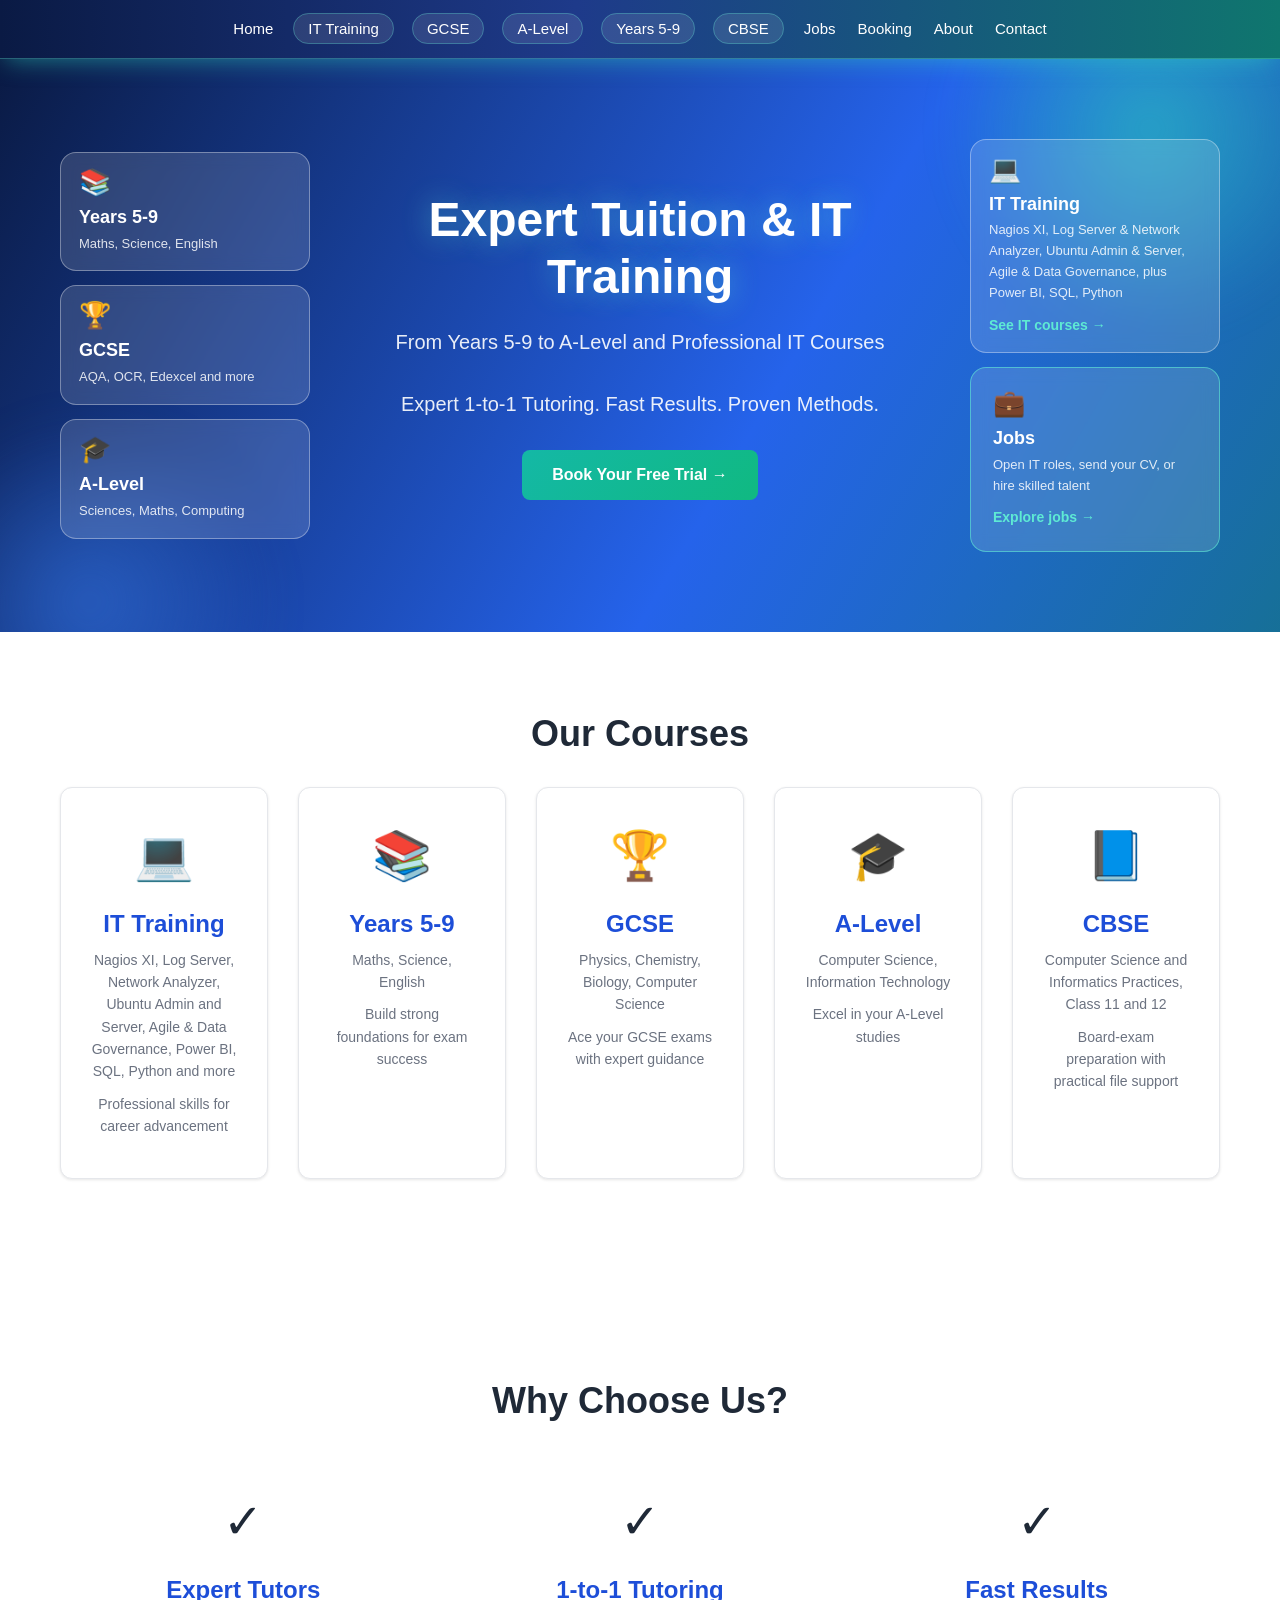
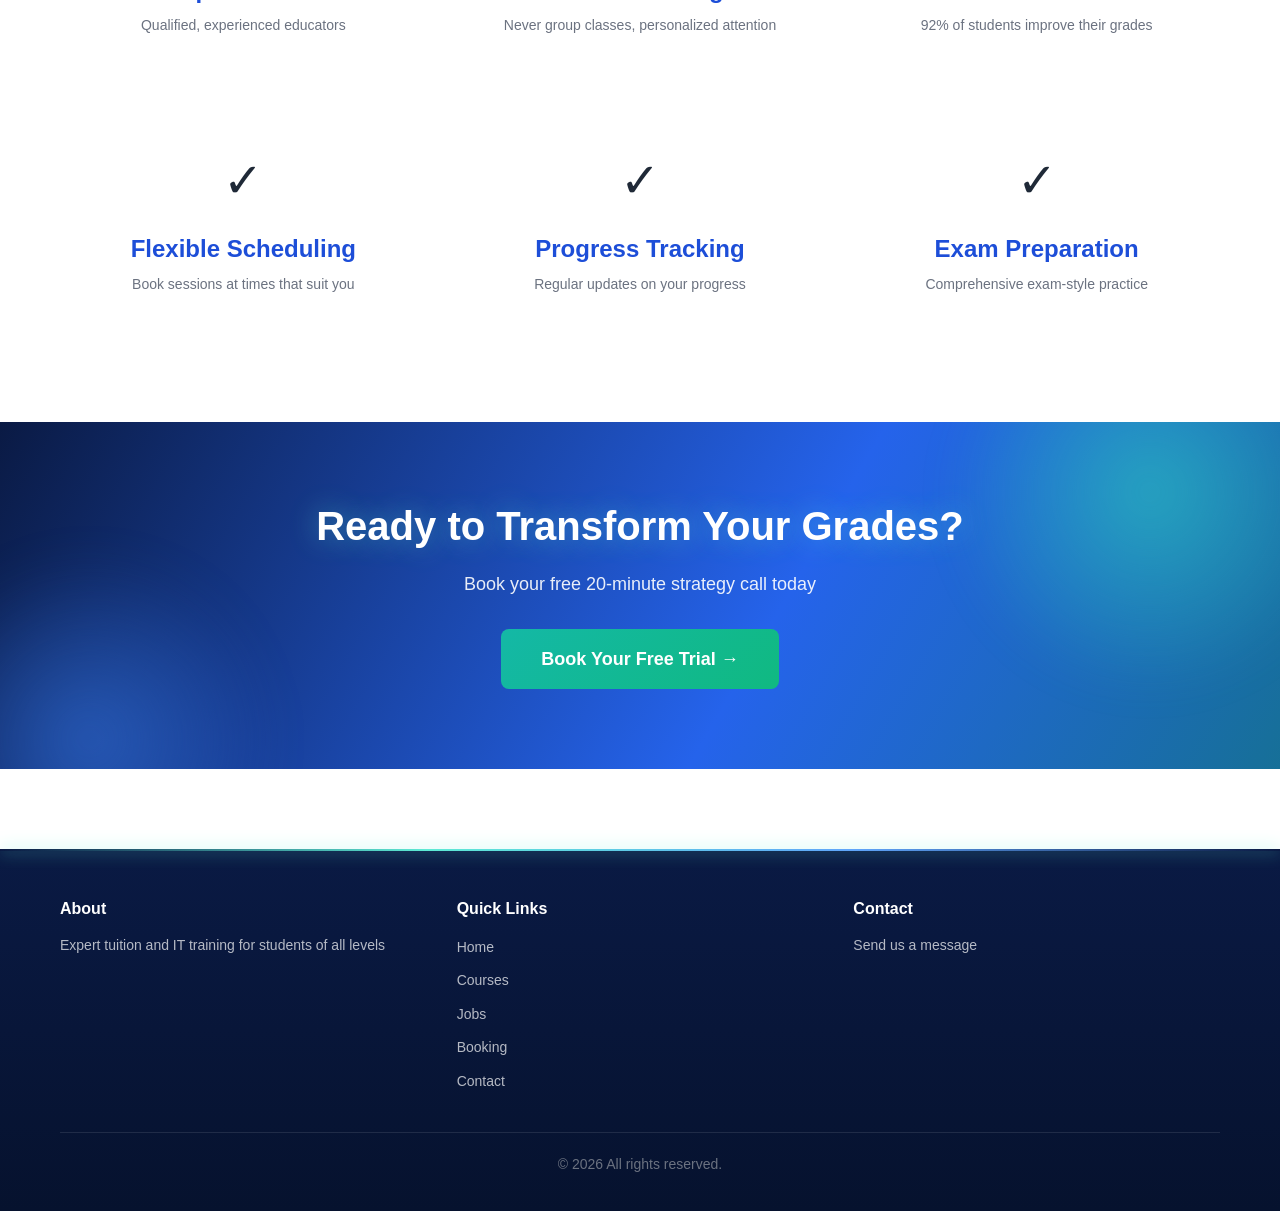
<file: index.html>
<!DOCTYPE html>
<html lang="en">
<head>
    <meta charset="UTF-8">
    <meta name="viewport" content="width=device-width, initial-scale=1.0">
    <title>Expert Tuition & IT Training</title>
    <link rel="stylesheet" href="css/styles.css">
</head>
<body>
    <!-- Navigation -->
    <nav class="navbar">
        <div class="container">
            <ul class="nav-links">
                <li><a href="index.html">Home</a></li>
                <li class="nav-tab"><a href="training.html#it">IT Training</a></li>
                <li class="nav-tab"><a href="training.html#gcse">GCSE</a></li>
                <li class="nav-tab"><a href="training.html#alevel">A-Level</a></li>
                <li class="nav-tab"><a href="training.html#y59">Years 5-9</a></li>
                <li class="nav-tab"><a href="training.html#cbse">CBSE</a></li>
                <li><a href="jobs.html">Jobs</a></li>
                <li><a href="booking.html">Booking</a></li>
                <li><a href="about.html">About</a></li>
                <li><a href="contact.html">Contact</a></li>
            </ul>
        </div>
    </nav>

    <!-- Hero Section -->
    <section class="hero hero-split">
        <div class="container hero-grid">
            <div class="hero-side hero-left" aria-label="Tuition levels">
                <a class="glass-card" href="training.html#y59">
                    <span class="glass-icon">📚</span>
                    <strong>Years 5-9</strong>
                    <small>Maths, Science, English</small>
                </a>
                <a class="glass-card" href="training.html#gcse">
                    <span class="glass-icon">🏆</span>
                    <strong>GCSE</strong>
                    <small>AQA, OCR, Edexcel and more</small>
                </a>
                <a class="glass-card" href="training.html#alevel">
                    <span class="glass-icon">🎓</span>
                    <strong>A-Level</strong>
                    <small>Sciences, Maths, Computing</small>
                </a>
            </div>

            <div class="hero-center">
                <h1>Expert Tuition & IT Training</h1>
                <p>From Years 5-9 to A-Level and Professional IT Courses</p>
                <p class="hero-subtitle">Expert 1-to-1 Tutoring. Fast Results. Proven Methods.</p>
                <a href="booking.html" class="btn btn-primary">Book Your Free Trial →</a>
            </div>

            <div class="hero-side hero-right">
                <a class="glass-card" href="training.html#it">
                    <span class="glass-icon">💻</span>
                    <strong>IT Training</strong>
                    <small>Nagios XI, Log Server &amp; Network Analyzer, Ubuntu Admin &amp; Server, Agile &amp; Data Governance, plus Power BI, SQL, Python</small>
                    <em>See IT courses &rarr;</em>
                </a>
                <a class="glass-card glass-jobs" href="jobs.html">
                    <span class="glass-icon">💼</span>
                    <strong>Jobs</strong>
                    <small>Open IT roles, send your CV, or hire skilled talent</small>
                    <em>Explore jobs &rarr;</em>
                </a>
            </div>
        </div>
    </section>

    <!-- Courses Overview -->
    <section class="courses">
        <div class="container">
            <h2>Our Courses</h2>
            <div class="courses-grid">
                <a class="course-card" href="training.html#it">
                    <div class="course-icon">💻</div>
                    <h3>IT Training</h3>
                    <p>Nagios XI, Log Server, Network Analyzer, Ubuntu Admin and Server, Agile &amp; Data Governance, Power BI, SQL, Python and more</p>
                    <p class="course-desc">Professional skills for career advancement</p>
                </a>
                <a class="course-card" href="training.html#y59">
                    <div class="course-icon">📚</div>
                    <h3>Years 5-9</h3>
                    <p>Maths, Science, English</p>
                    <p class="course-desc">Build strong foundations for exam success</p>
                </a>
                <a class="course-card" href="training.html#gcse">
                    <div class="course-icon">🏆</div>
                    <h3>GCSE</h3>
                    <p>Physics, Chemistry, Biology, Computer Science</p>
                    <p class="course-desc">Ace your GCSE exams with expert guidance</p>
                </a>
                <a class="course-card" href="training.html#alevel">
                    <div class="course-icon">🎓</div>
                    <h3>A-Level</h3>
                    <p>Computer Science, Information Technology</p>
                    <p class="course-desc">Excel in your A-Level studies</p>
                </a>
                <a class="course-card" href="training.html#cbse">
                    <div class="course-icon">📘</div>
                    <h3>CBSE</h3>
                    <p>Computer Science and Informatics Practices, Class 11 and 12</p>
                    <p class="course-desc">Board-exam preparation with practical file support</p>
                </a>
            </div>
        </div>
    </section>

    <!-- Why Choose Us -->
    <section class="why-us">
        <div class="container">
            <h2>Why Choose Us?</h2>
            <div class="features-grid">
                <div class="feature">
                    <div class="feature-icon">✓</div>
                    <h3>Expert Tutors</h3>
                    <p>Qualified, experienced educators</p>
                </div>
                <div class="feature">
                    <div class="feature-icon">✓</div>
                    <h3>1-to-1 Tutoring</h3>
                    <p>Never group classes, personalized attention</p>
                </div>
                <div class="feature">
                    <div class="feature-icon">✓</div>
                    <h3>Fast Results</h3>
                    <p>92% of students improve their grades</p>
                </div>
                <div class="feature">
                    <div class="feature-icon">✓</div>
                    <h3>Flexible Scheduling</h3>
                    <p>Book sessions at times that suit you</p>
                </div>
                <div class="feature">
                    <div class="feature-icon">✓</div>
                    <h3>Progress Tracking</h3>
                    <p>Regular updates on your progress</p>
                </div>
                <div class="feature">
                    <div class="feature-icon">✓</div>
                    <h3>Exam Preparation</h3>
                    <p>Comprehensive exam-style practice</p>
                </div>
            </div>
        </div>
    </section>

    <!-- CTA Section -->
    <section class="cta">
        <div class="container">
            <h2>Ready to Transform Your Grades?</h2>
            <p>Book your free 20-minute strategy call today</p>
            <a href="booking.html" class="btn btn-primary btn-large">Book Your Free Trial →</a>
        </div>
    </section>

    <!-- Footer -->
    <footer class="footer">
        <div class="container">
            <div class="footer-content">
                <div class="footer-section">
                    <h4>About</h4>
                    <p>Expert tuition and IT training for students of all levels</p>
                </div>
                <div class="footer-section">
                    <h4>Quick Links</h4>
                    <ul>
                        <li><a href="index.html">Home</a></li>
                        <li><a href="training.html">Courses</a></li>
                        <li><a href="jobs.html">Jobs</a></li>
                <li><a href="booking.html">Booking</a></li>
                        <li><a href="contact.html">Contact</a></li>
                    </ul>
                </div>
                <div class="footer-section">
                    <h4>Contact</h4>
                    <p><a href="contact.html">Send us a message</a></p>
                </div>
            </div>
            <div class="footer-bottom">
                <p>&copy; 2026 All rights reserved.</p>
            </div>
        </div>
    </footer>

    <script src="js/main.js"></script>
</body>
</html>
</file>
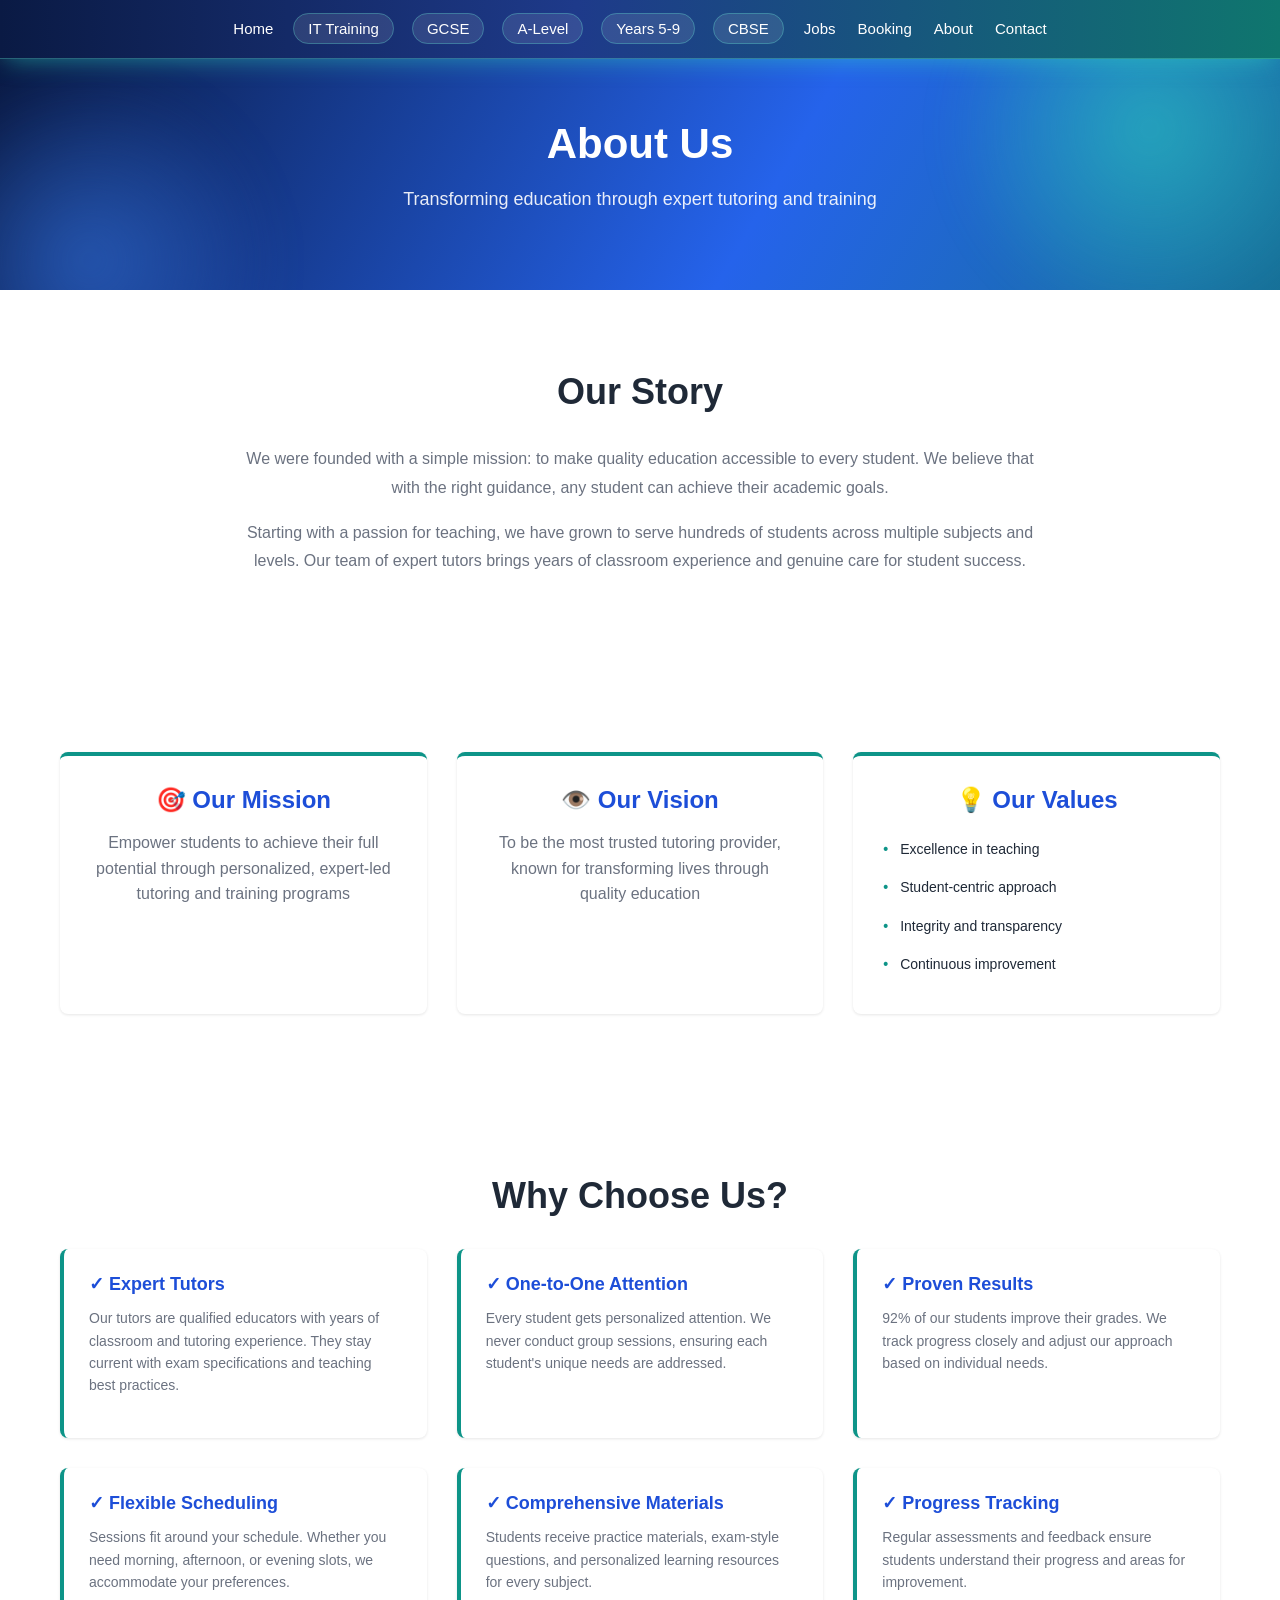
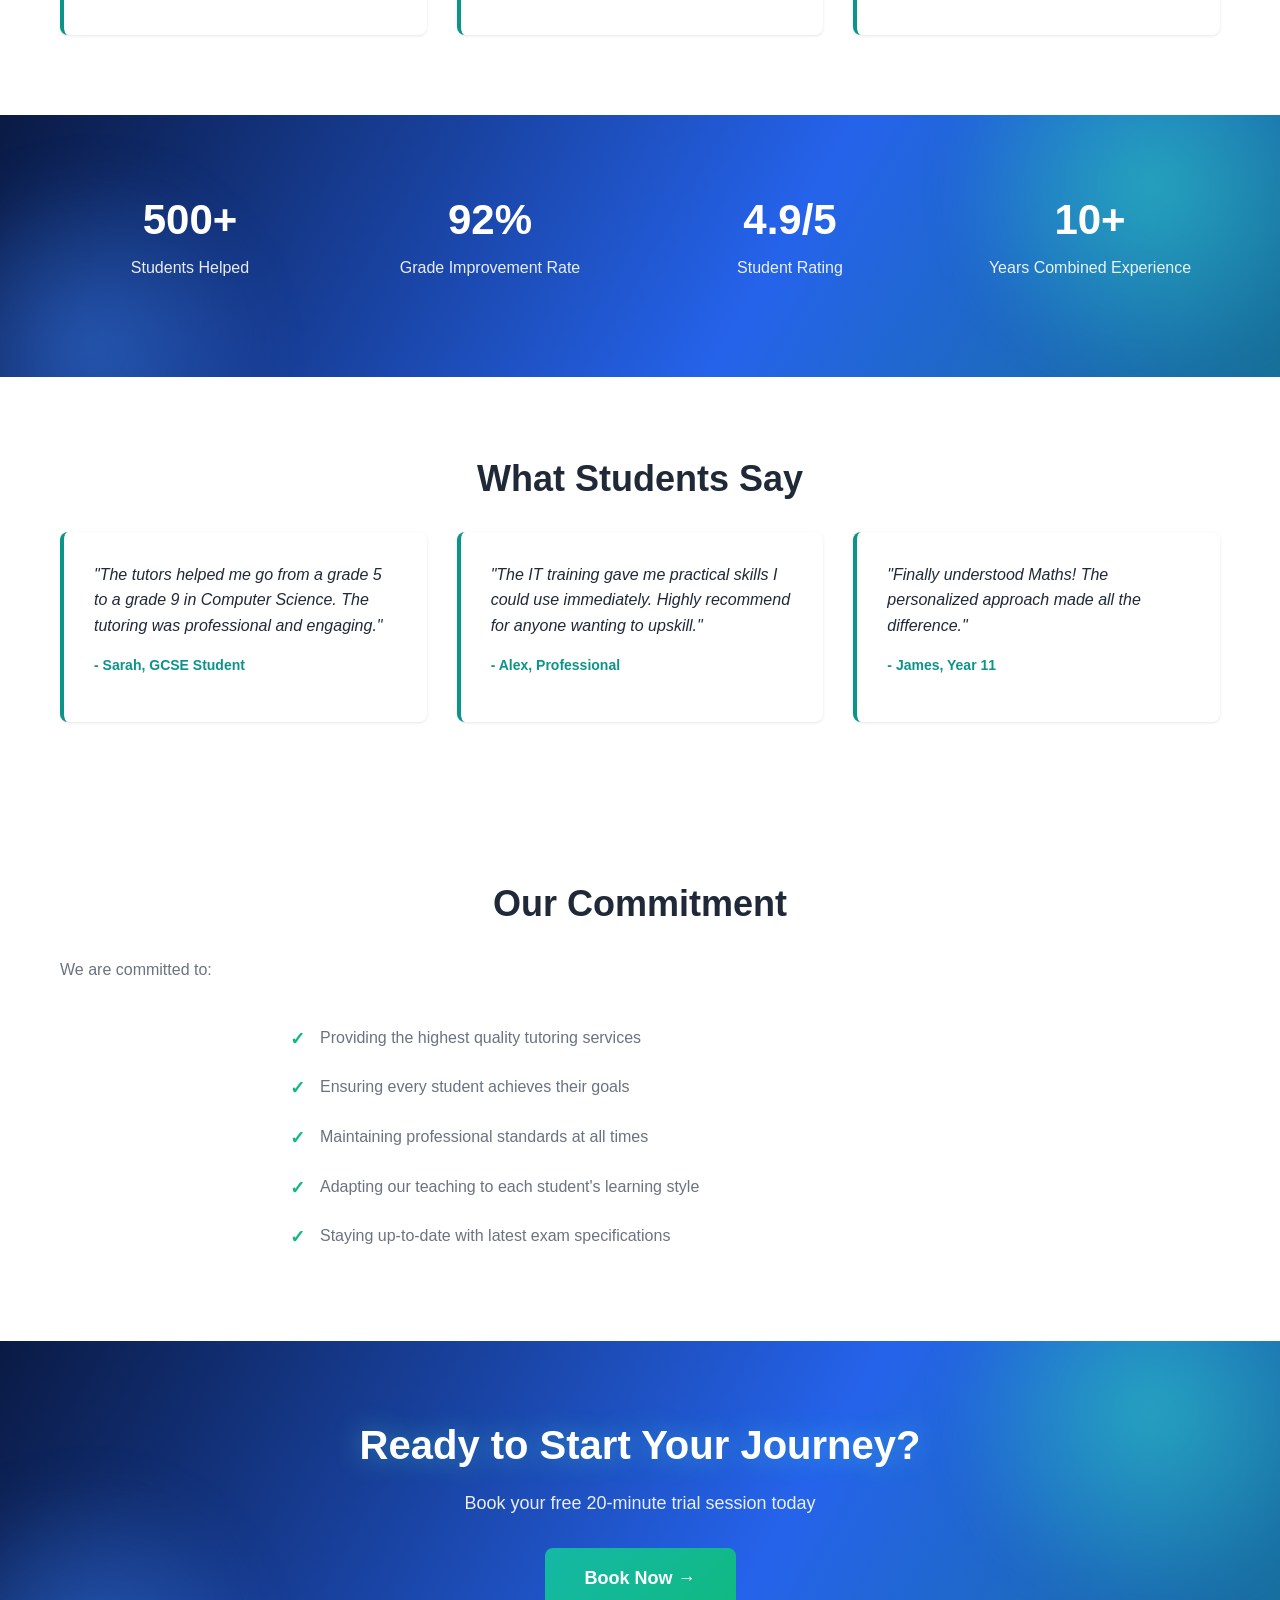
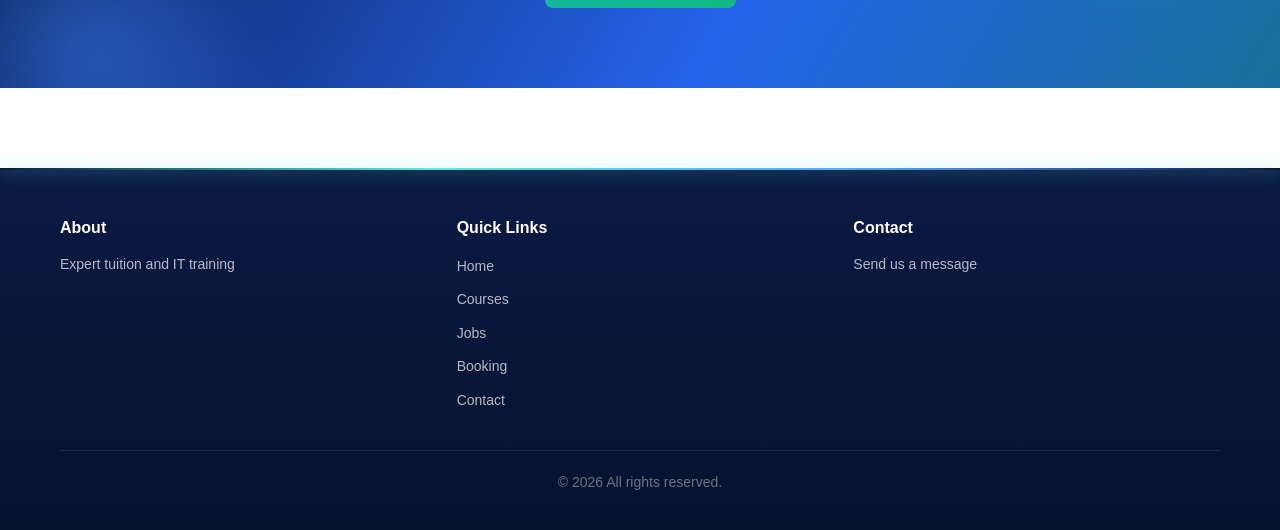
<file: about.html>
<!DOCTYPE html>
<html lang="en">
<head>
    <meta charset="UTF-8">
    <meta name="viewport" content="width=device-width, initial-scale=1.0">
    <title>About Us</title>
    <link rel="stylesheet" href="css/styles.css">
</head>
<body>
    <!-- Navigation -->
    <nav class="navbar">
        <div class="container">
            <ul class="nav-links">
                <li><a href="index.html">Home</a></li>
                <li class="nav-tab"><a href="training.html#it">IT Training</a></li>
                <li class="nav-tab"><a href="training.html#gcse">GCSE</a></li>
                <li class="nav-tab"><a href="training.html#alevel">A-Level</a></li>
                <li class="nav-tab"><a href="training.html#y59">Years 5-9</a></li>
                <li class="nav-tab"><a href="training.html#cbse">CBSE</a></li>
                <li><a href="jobs.html">Jobs</a></li>
                <li><a href="booking.html">Booking</a></li>
                <li><a href="about.html">About</a></li>
                <li><a href="contact.html">Contact</a></li>
            </ul>
        </div>
    </nav>

    <!-- About Header -->
    <section class="about-header">
        <div class="container">
            <h1>About Us</h1>
            <p>Transforming education through expert tutoring and training</p>
        </div>
    </section>

    <!-- Our Story -->
    <section class="about-story">
        <div class="container">
            <div class="story-content">
                <h2>Our Story</h2>
                <p>We were founded with a simple mission: to make quality education accessible to every student. We believe that with the right guidance, any student can achieve their academic goals.</p>
                <p>Starting with a passion for teaching, we have grown to serve hundreds of students across multiple subjects and levels. Our team of expert tutors brings years of classroom experience and genuine care for student success.</p>
            </div>
        </div>
    </section>

    <!-- Our Mission -->
    <section class="mission">
        <div class="container">
            <div class="mission-grid">
                <div class="mission-card">
                    <h3>🎯 Our Mission</h3>
                    <p>Empower students to achieve their full potential through personalized, expert-led tutoring and training programs</p>
                </div>
                <div class="mission-card">
                    <h3>👁️ Our Vision</h3>
                    <p>To be the most trusted tutoring provider, known for transforming lives through quality education</p>
                </div>
                <div class="mission-card">
                    <h3>💡 Our Values</h3>
                    <ul>
                        <li>Excellence in teaching</li>
                        <li>Student-centric approach</li>
                        <li>Integrity and transparency</li>
                        <li>Continuous improvement</li>
                    </ul>
                </div>
            </div>
        </div>
    </section>

    <!-- Why Choose Us -->
    <section class="why-choose-us">
        <div class="container">
            <h2>Why Choose Us?</h2>
            <div class="reasons-grid">
                <div class="reason">
                    <h3>✓ Expert Tutors</h3>
                    <p>Our tutors are qualified educators with years of classroom and tutoring experience. They stay current with exam specifications and teaching best practices.</p>
                </div>
                <div class="reason">
                    <h3>✓ One-to-One Attention</h3>
                    <p>Every student gets personalized attention. We never conduct group sessions, ensuring each student's unique needs are addressed.</p>
                </div>
                <div class="reason">
                    <h3>✓ Proven Results</h3>
                    <p>92% of our students improve their grades. We track progress closely and adjust our approach based on individual needs.</p>
                </div>
                <div class="reason">
                    <h3>✓ Flexible Scheduling</h3>
                    <p>Sessions fit around your schedule. Whether you need morning, afternoon, or evening slots, we accommodate your preferences.</p>
                </div>
                <div class="reason">
                    <h3>✓ Comprehensive Materials</h3>
                    <p>Students receive practice materials, exam-style questions, and personalized learning resources for every subject.</p>
                </div>
                <div class="reason">
                    <h3>✓ Progress Tracking</h3>
                    <p>Regular assessments and feedback ensure students understand their progress and areas for improvement.</p>
                </div>
            </div>
        </div>
    </section>

    <!-- Statistics -->
    <section class="stats">
        <div class="container">
            <div class="stats-grid">
                <div class="stat">
                    <h3>500+</h3>
                    <p>Students Helped</p>
                </div>
                <div class="stat">
                    <h3>92%</h3>
                    <p>Grade Improvement Rate</p>
                </div>
                <div class="stat">
                    <h3>4.9/5</h3>
                    <p>Student Rating</p>
                </div>
                <div class="stat">
                    <h3>10+</h3>
                    <p>Years Combined Experience</p>
                </div>
            </div>
        </div>
    </section>

    <!-- What Students Say -->
    <section class="testimonials">
        <div class="container">
            <h2>What Students Say</h2>
            <div class="testimonials-grid">
                <div class="testimonial">
                    <p class="quote">"The tutors helped me go from a grade 5 to a grade 9 in Computer Science. The tutoring was professional and engaging."</p>
                    <p class="author">- Sarah, GCSE Student</p>
                </div>
                <div class="testimonial">
                    <p class="quote">"The IT training gave me practical skills I could use immediately. Highly recommend for anyone wanting to upskill."</p>
                    <p class="author">- Alex, Professional</p>
                </div>
                <div class="testimonial">
                    <p class="quote">"Finally understood Maths! The personalized approach made all the difference."</p>
                    <p class="author">- James, Year 11</p>
                </div>
            </div>
        </div>
    </section>

    <!-- Commitment to Excellence -->
    <section class="commitment">
        <div class="container">
            <h2>Our Commitment</h2>
            <div class="commitment-content">
                <p>We are committed to:</p>
                <ul class="commitment-list">
                    <li>Providing the highest quality tutoring services</li>
                    <li>Ensuring every student achieves their goals</li>
                    <li>Maintaining professional standards at all times</li>
                    <li>Adapting our teaching to each student's learning style</li>
                    <li>Staying up-to-date with latest exam specifications</li>
                </ul>
            </div>
        </div>
    </section>

    <!-- CTA -->
    <section class="cta">
        <div class="container">
            <h2>Ready to Start Your Journey?</h2>
            <p>Book your free 20-minute trial session today</p>
            <a href="booking.html" class="btn btn-primary btn-large">Book Now →</a>
        </div>
    </section>

    <!-- Footer -->
    <footer class="footer">
        <div class="container">
            <div class="footer-content">
                <div class="footer-section">
                    <h4>About</h4>
                    <p>Expert tuition and IT training</p>
                </div>
                <div class="footer-section">
                    <h4>Quick Links</h4>
                    <ul>
                        <li><a href="index.html">Home</a></li>
                        <li><a href="training.html">Courses</a></li>
                        <li><a href="jobs.html">Jobs</a></li>
                <li><a href="booking.html">Booking</a></li>
                        <li><a href="contact.html">Contact</a></li>
                    </ul>
                </div>
                <div class="footer-section">
                    <h4>Contact</h4>
                    <p><a href="contact.html">Send us a message</a></p>
                </div>
            </div>
            <div class="footer-bottom">
                <p>&copy; 2026 All rights reserved.</p>
            </div>
        </div>
    </footer>

    <script src="js/main.js"></script>
</body>
</html>
</file>
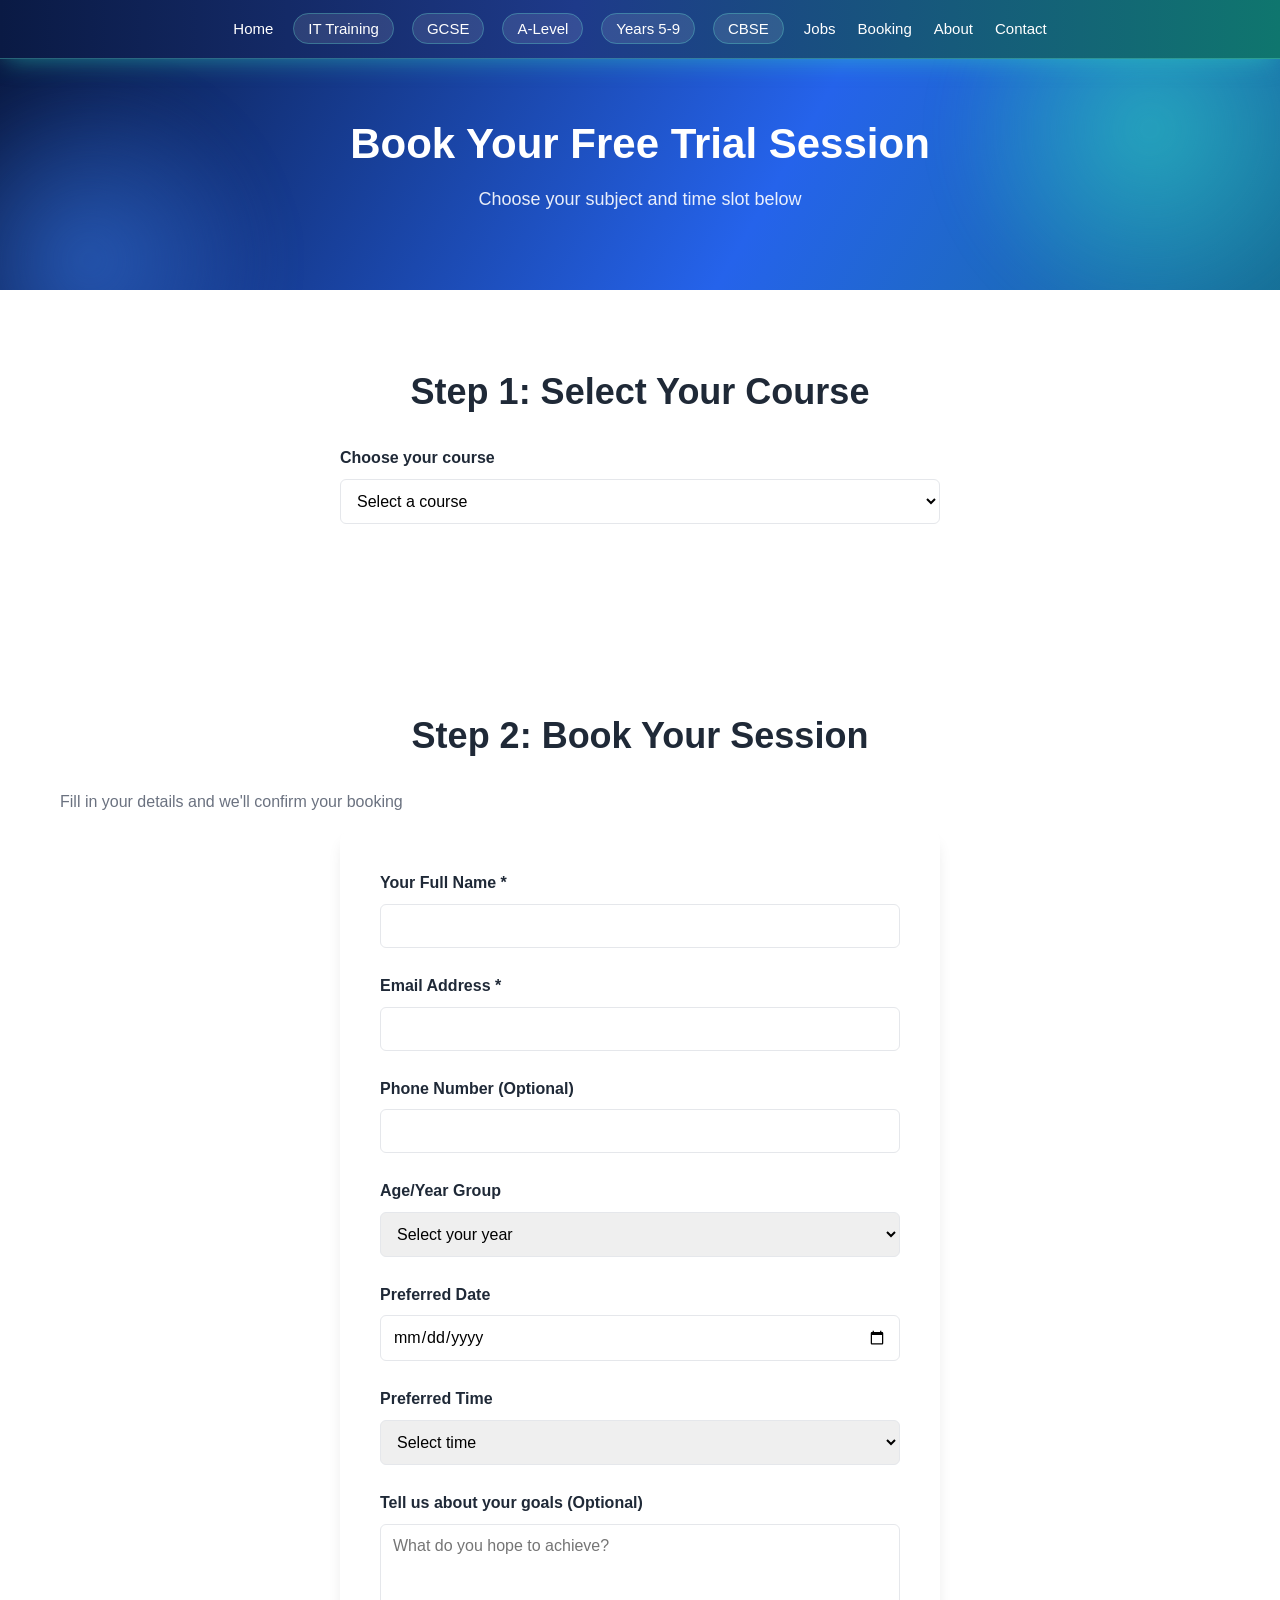
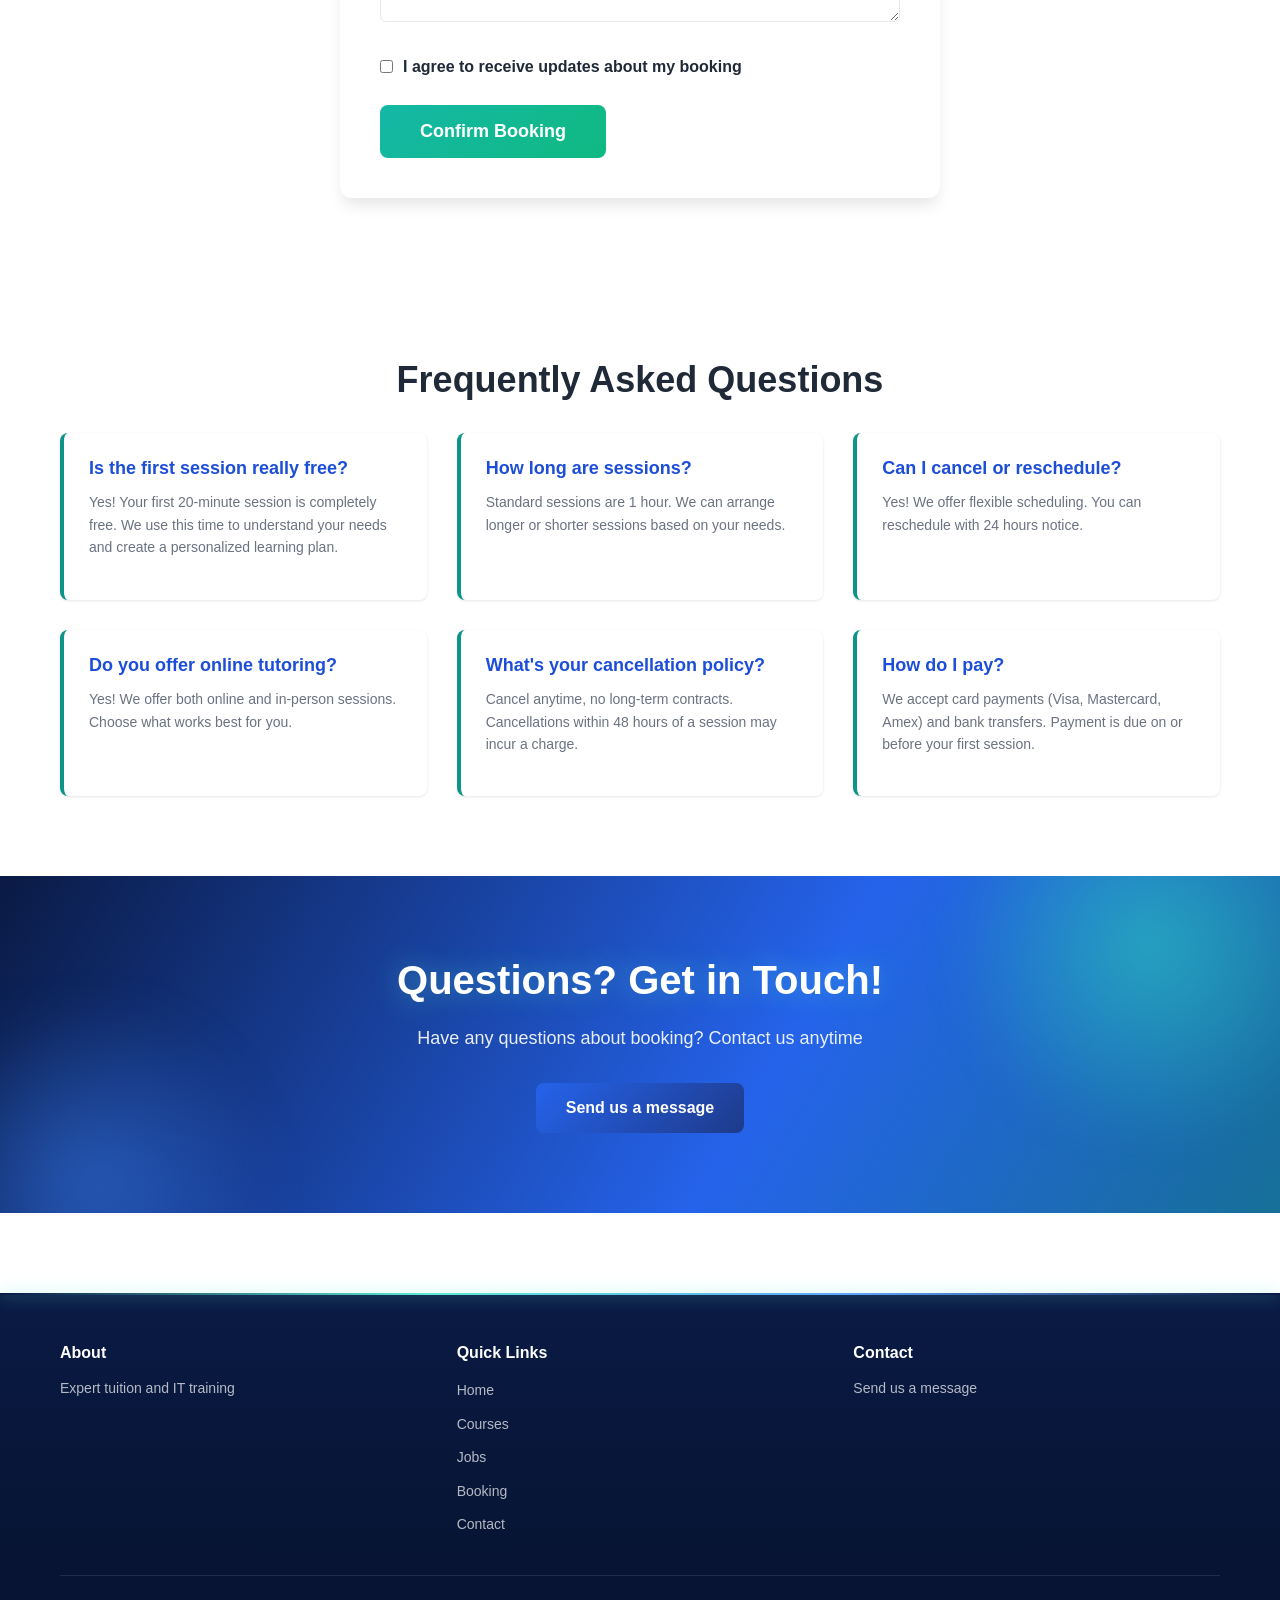
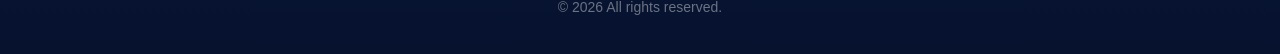
<file: booking.html>
<!DOCTYPE html>
<html lang="en">
<head>
    <meta charset="UTF-8">
    <meta name="viewport" content="width=device-width, initial-scale=1.0">
    <title>Book Your Trial</title>
    <link rel="stylesheet" href="css/styles.css">
</head>
<body>
    <!-- Navigation -->
    <nav class="navbar">
        <div class="container">
            <ul class="nav-links">
                <li><a href="index.html">Home</a></li>
                <li class="nav-tab"><a href="training.html#it">IT Training</a></li>
                <li class="nav-tab"><a href="training.html#gcse">GCSE</a></li>
                <li class="nav-tab"><a href="training.html#alevel">A-Level</a></li>
                <li class="nav-tab"><a href="training.html#y59">Years 5-9</a></li>
                <li class="nav-tab"><a href="training.html#cbse">CBSE</a></li>
                <li><a href="jobs.html">Jobs</a></li>
                <li><a href="booking.html">Booking</a></li>
                <li><a href="about.html">About</a></li>
                <li><a href="contact.html">Contact</a></li>
            </ul>
        </div>
    </nav>

    <!-- Booking Header -->
    <section class="booking-header">
        <div class="container">
            <h1>Book Your Free Trial Session</h1>
            <p>Choose your subject and time slot below</p>
        </div>
    </section>

    <!-- Subject Selection -->
    <section class="booking-subjects">
        <div class="container">
            <div id="course-banner" class="course-banner" hidden></div>
            <h2>Step 1: Select Your Course</h2>
            <div class="course-select">
                <label for="course-picker">Choose your course</label>
                <select id="course-picker"></select>
            </div>
        </div>
    </section>

    <!-- Booking Form -->
    <section class="booking-form-section">
        <div class="container">
            <h2>Step 2: Book Your Session</h2>
            <p class="info-text">Fill in your details and we'll confirm your booking</p>

            <form class="booking-form" action="https://formspree.io/f/YOUR_FORM_ID" method="POST">
                <input type="hidden" name="subject" id="selected-subject" value="">
                <input type="hidden" name="course" id="selected-course" value="">

                <div class="form-group">
                    <label for="name">Your Full Name *</label>
                    <input type="text" id="name" name="name" required>
                </div>

                <div class="form-group">
                    <label for="email">Email Address *</label>
                    <input type="email" id="email" name="email" required>
                </div>

                <div class="form-group">
                    <label for="phone">Phone Number (Optional)</label>
                    <input type="tel" id="phone" name="phone">
                </div>

                <div class="form-group">
                    <label for="age">Age/Year Group</label>
                    <select id="age" name="age">
                        <option value="">Select your year</option>
                        <option value="Year 5">Year 5</option>
                        <option value="Year 6">Year 6</option>
                        <option value="Year 7">Year 7</option>
                        <option value="Year 8">Year 8</option>
                        <option value="Year 9">Year 9</option>
                        <option value="Year 10 (GCSE)">Year 10 (GCSE)</option>
                        <option value="Year 11 (GCSE)">Year 11 (GCSE)</option>
                        <option value="Year 12 (A-Level)">Year 12 (A-Level)</option>
                        <option value="Year 13 (A-Level)">Year 13 (A-Level)</option>
                        <option value="University">University</option>
                        <option value="Professional">Professional</option>
                    </select>
                </div>

                <div class="form-group">
                    <label for="preferred-date">Preferred Date</label>
                    <input type="date" id="preferred-date" name="preferred-date">
                </div>

                <div class="form-group">
                    <label for="preferred-time">Preferred Time</label>
                    <select id="preferred-time" name="preferred-time">
                        <option value="">Select time</option>
                        <option value="Morning (9AM-12PM)">Morning (9AM-12PM)</option>
                        <option value="Afternoon (12PM-5PM)">Afternoon (12PM-5PM)</option>
                        <option value="Evening (5PM-8PM)">Evening (5PM-8PM)</option>
                        <option value="Flexible">Flexible</option>
                    </select>
                </div>

                <div class="form-group">
                    <label for="message">Tell us about your goals (Optional)</label>
                    <textarea id="message" name="message" rows="4" placeholder="What do you hope to achieve?"></textarea>
                </div>

                <div class="form-group checkbox">
                    <input type="checkbox" id="terms" name="terms" required>
                    <label for="terms">I agree to receive updates about my booking</label>
                </div>

                <button type="submit" class="btn btn-primary btn-large">Confirm Booking</button>
            </form>
        </div>
    </section>

    <!-- Alternative: Calendly Embed (Uncomment to use instead of form) -->
    <!--
    <section class="calendly-section">
        <div class="container">
            <h2>Step 2: Choose Your Time Slot</h2>
            <div class="calendly-embed">
                <iframe src="https://calendly.com/your-calendly-link" width="100%" height="600" frameborder="0"></iframe>
            </div>
        </div>
    </section>
    -->

    <!-- FAQ -->
    <section class="faq">
        <div class="container">
            <h2>Frequently Asked Questions</h2>
            <div class="faq-grid">
                <div class="faq-item">
                    <h3>Is the first session really free?</h3>
                    <p>Yes! Your first 20-minute session is completely free. We use this time to understand your needs and create a personalized learning plan.</p>
                </div>
                <div class="faq-item">
                    <h3>How long are sessions?</h3>
                    <p>Standard sessions are 1 hour. We can arrange longer or shorter sessions based on your needs.</p>
                </div>
                <div class="faq-item">
                    <h3>Can I cancel or reschedule?</h3>
                    <p>Yes! We offer flexible scheduling. You can reschedule with 24 hours notice.</p>
                </div>
                <div class="faq-item">
                    <h3>Do you offer online tutoring?</h3>
                    <p>Yes! We offer both online and in-person sessions. Choose what works best for you.</p>
                </div>
                <div class="faq-item">
                    <h3>What's your cancellation policy?</h3>
                    <p>Cancel anytime, no long-term contracts. Cancellations within 48 hours of a session may incur a charge.</p>
                </div>
                <div class="faq-item">
                    <h3>How do I pay?</h3>
                    <p>We accept card payments (Visa, Mastercard, Amex) and bank transfers. Payment is due on or before your first session.</p>
                </div>
            </div>
        </div>
    </section>

    <!-- CTA -->
    <section class="cta">
        <div class="container">
            <h2>Questions? Get in Touch!</h2>
            <p>Have any questions about booking? Contact us anytime</p>
            <a href="contact.html" class="btn btn-secondary">Send us a message</a>
        </div>
    </section>

    <!-- Footer -->
    <footer class="footer">
        <div class="container">
            <div class="footer-content">
                <div class="footer-section">
                    <h4>About</h4>
                    <p>Expert tuition and IT training</p>
                </div>
                <div class="footer-section">
                    <h4>Quick Links</h4>
                    <ul>
                        <li><a href="index.html">Home</a></li>
                        <li><a href="training.html">Courses</a></li>
                        <li><a href="jobs.html">Jobs</a></li>
                <li><a href="booking.html">Booking</a></li>
                        <li><a href="contact.html">Contact</a></li>
                    </ul>
                </div>
                <div class="footer-section">
                    <h4>Contact</h4>
                    <p><a href="contact.html">Send us a message</a></p>
                </div>
            </div>
            <div class="footer-bottom">
                <p>&copy; 2026 All rights reserved.</p>
            </div>
        </div>
    </footer>

    <script src="js/main.js"></script>
    <script src="js/courses.js"></script>
</body>
</html>
</file>
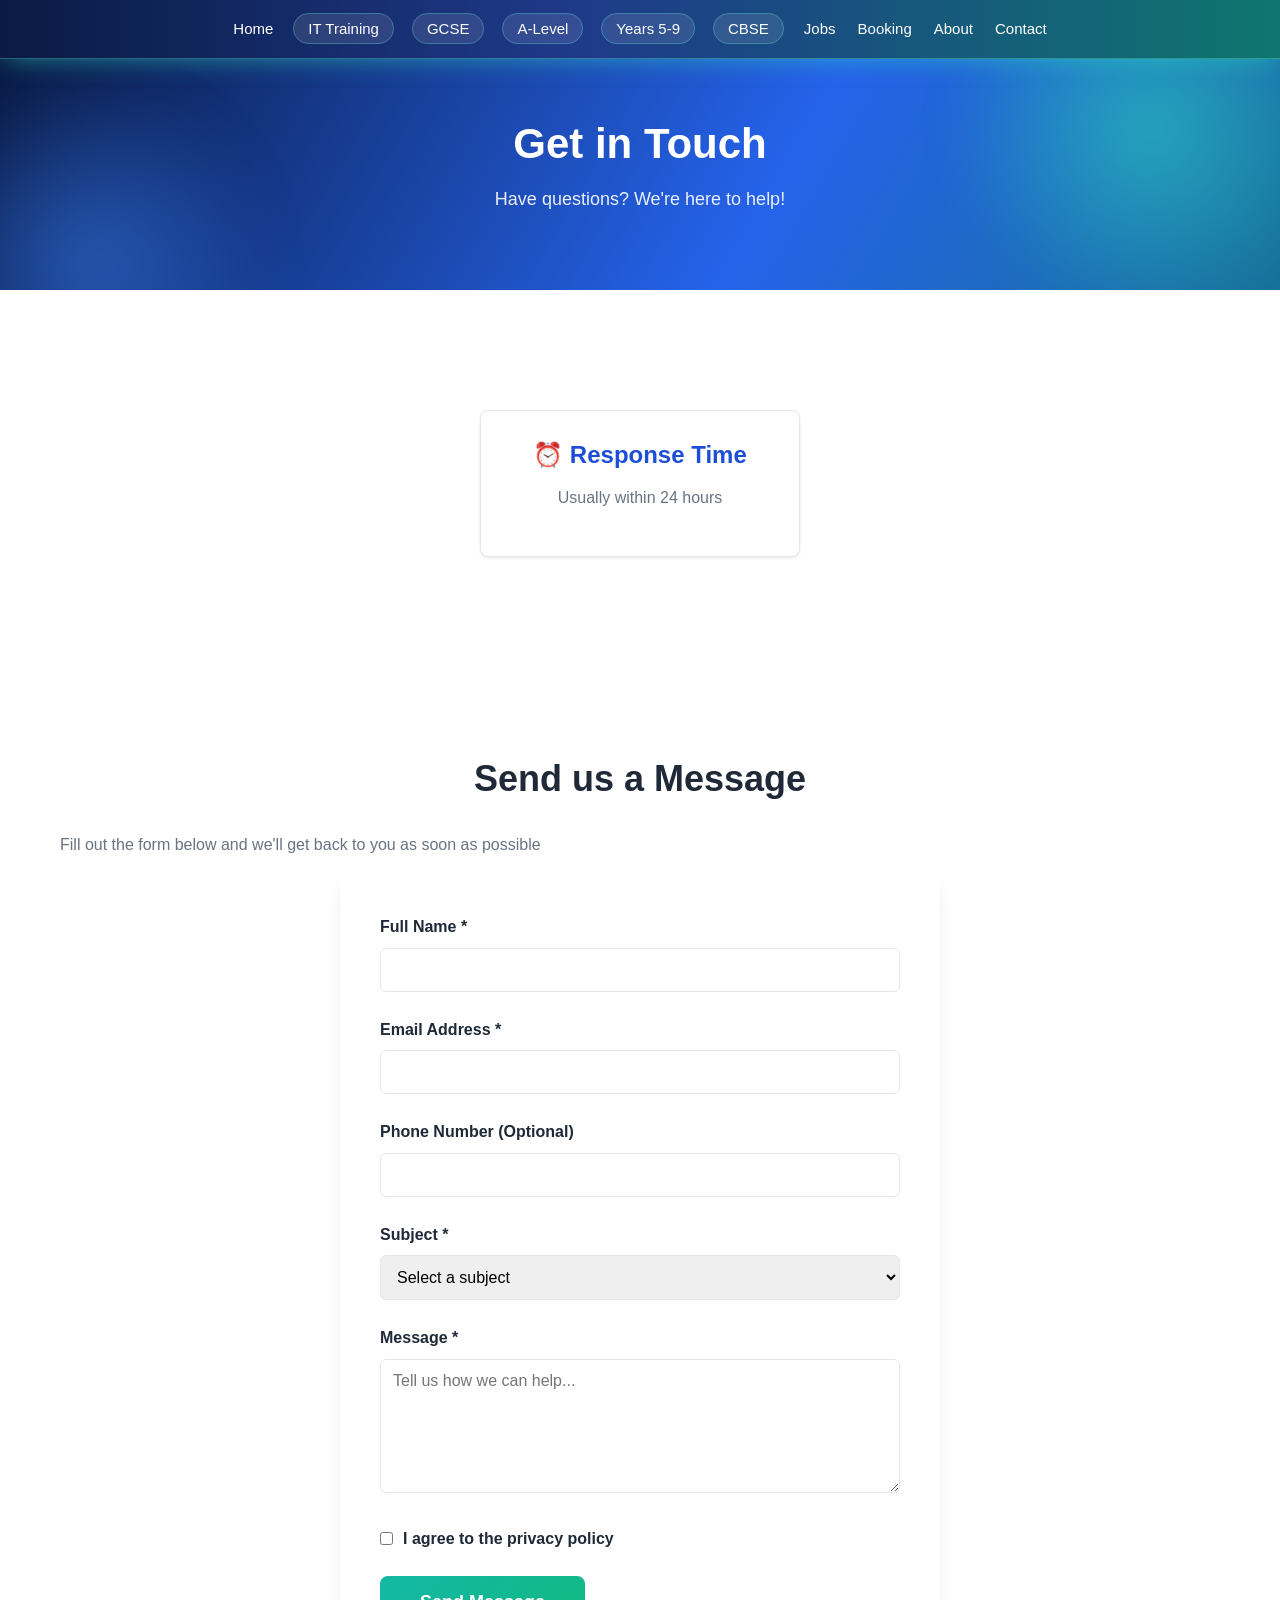
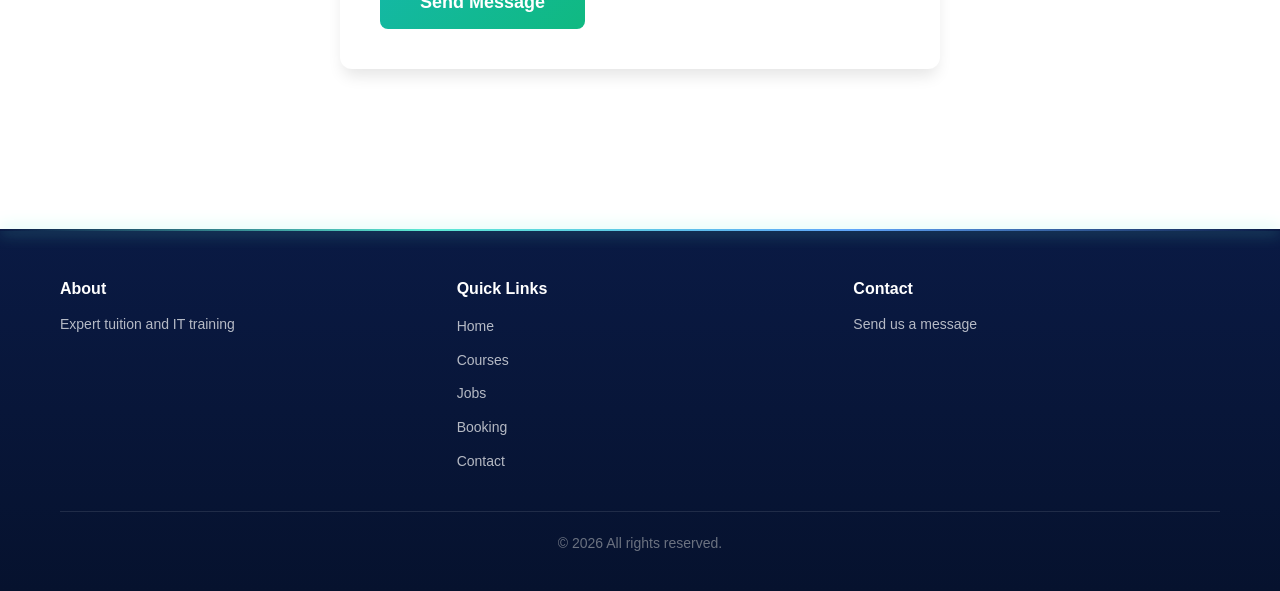
<file: contact.html>
<!DOCTYPE html>
<html lang="en">
<head>
    <meta charset="UTF-8">
    <meta name="viewport" content="width=device-width, initial-scale=1.0">
    <title>Contact Us</title>
    <link rel="stylesheet" href="css/styles.css">
</head>
<body>
    <!-- Navigation -->
    <nav class="navbar">
        <div class="container">
            <ul class="nav-links">
                <li><a href="index.html">Home</a></li>
                <li class="nav-tab"><a href="training.html#it">IT Training</a></li>
                <li class="nav-tab"><a href="training.html#gcse">GCSE</a></li>
                <li class="nav-tab"><a href="training.html#alevel">A-Level</a></li>
                <li class="nav-tab"><a href="training.html#y59">Years 5-9</a></li>
                <li class="nav-tab"><a href="training.html#cbse">CBSE</a></li>
                <li><a href="jobs.html">Jobs</a></li>
                <li><a href="booking.html">Booking</a></li>
                <li><a href="about.html">About</a></li>
                <li><a href="contact.html">Contact</a></li>
            </ul>
        </div>
    </nav>

    <!-- Contact Header -->
    <section class="contact-header">
        <div class="container">
            <h1>Get in Touch</h1>
            <p>Have questions? We're here to help!</p>
        </div>
    </section>

    <!-- Contact Info -->
    <section class="contact-info">
        <div class="container">
            <div class="info-grid">
                <div class="info-card">
                    <h3>⏰ Response Time</h3>
                    <p>Usually within 24 hours</p>
                </div>
            </div>
        </div>
    </section>

    <!-- Contact Form -->
    <section class="contact-form-section">
        <div class="container">
            <h2>Send us a Message</h2>
            <p class="form-intro">Fill out the form below and we'll get back to you as soon as possible</p>

            <form class="contact-form" action="https://formspree.io/f/YOUR_FORM_ID" method="POST">
                <div class="form-group">
                    <label for="name">Full Name *</label>
                    <input type="text" id="name" name="name" required>
                </div>

                <div class="form-group">
                    <label for="email">Email Address *</label>
                    <input type="email" id="email" name="email" required>
                </div>

                <div class="form-group">
                    <label for="phone">Phone Number (Optional)</label>
                    <input type="tel" id="phone" name="phone">
                </div>

                <div class="form-group">
                    <label for="subject">Subject *</label>
                    <select id="subject" name="subject" required>
                        <option value="">Select a subject</option>
                        <option value="General Enquiry">General Enquiry</option>
                        <option value="Booking Question">Booking Question</option>
                        <option value="Course Information">Course Information</option>
                        <option value="Complaint">Complaint</option>
                        <option value="Partnership Opportunity">Partnership Opportunity</option>
                        <option value="Other">Other</option>
                    </select>
                </div>

                <div class="form-group">
                    <label for="message">Message *</label>
                    <textarea id="message" name="message" rows="6" placeholder="Tell us how we can help..." required></textarea>
                </div>

                <div class="form-group checkbox">
                    <input type="checkbox" id="privacy" name="privacy" required>
                    <label for="privacy">I agree to the privacy policy</label>
                </div>

                <button type="submit" class="btn btn-primary btn-large">Send Message</button>
            </form>
        </div>
    </section>

    <!-- Footer -->
    <footer class="footer">
        <div class="container">
            <div class="footer-content">
                <div class="footer-section">
                    <h4>About</h4>
                    <p>Expert tuition and IT training</p>
                </div>
                <div class="footer-section">
                    <h4>Quick Links</h4>
                    <ul>
                        <li><a href="index.html">Home</a></li>
                        <li><a href="training.html">Courses</a></li>
                        <li><a href="jobs.html">Jobs</a></li>
                <li><a href="booking.html">Booking</a></li>
                        <li><a href="contact.html">Contact</a></li>
                    </ul>
                </div>
                <div class="footer-section">
                    <h4>Contact</h4>
                    <p><a href="contact.html">Send us a message</a></p>
                </div>
            </div>
            <div class="footer-bottom">
                <p>&copy; 2026 All rights reserved.</p>
            </div>
        </div>
    </footer>

    <script src="js/main.js"></script>
</body>
</html>
</file>
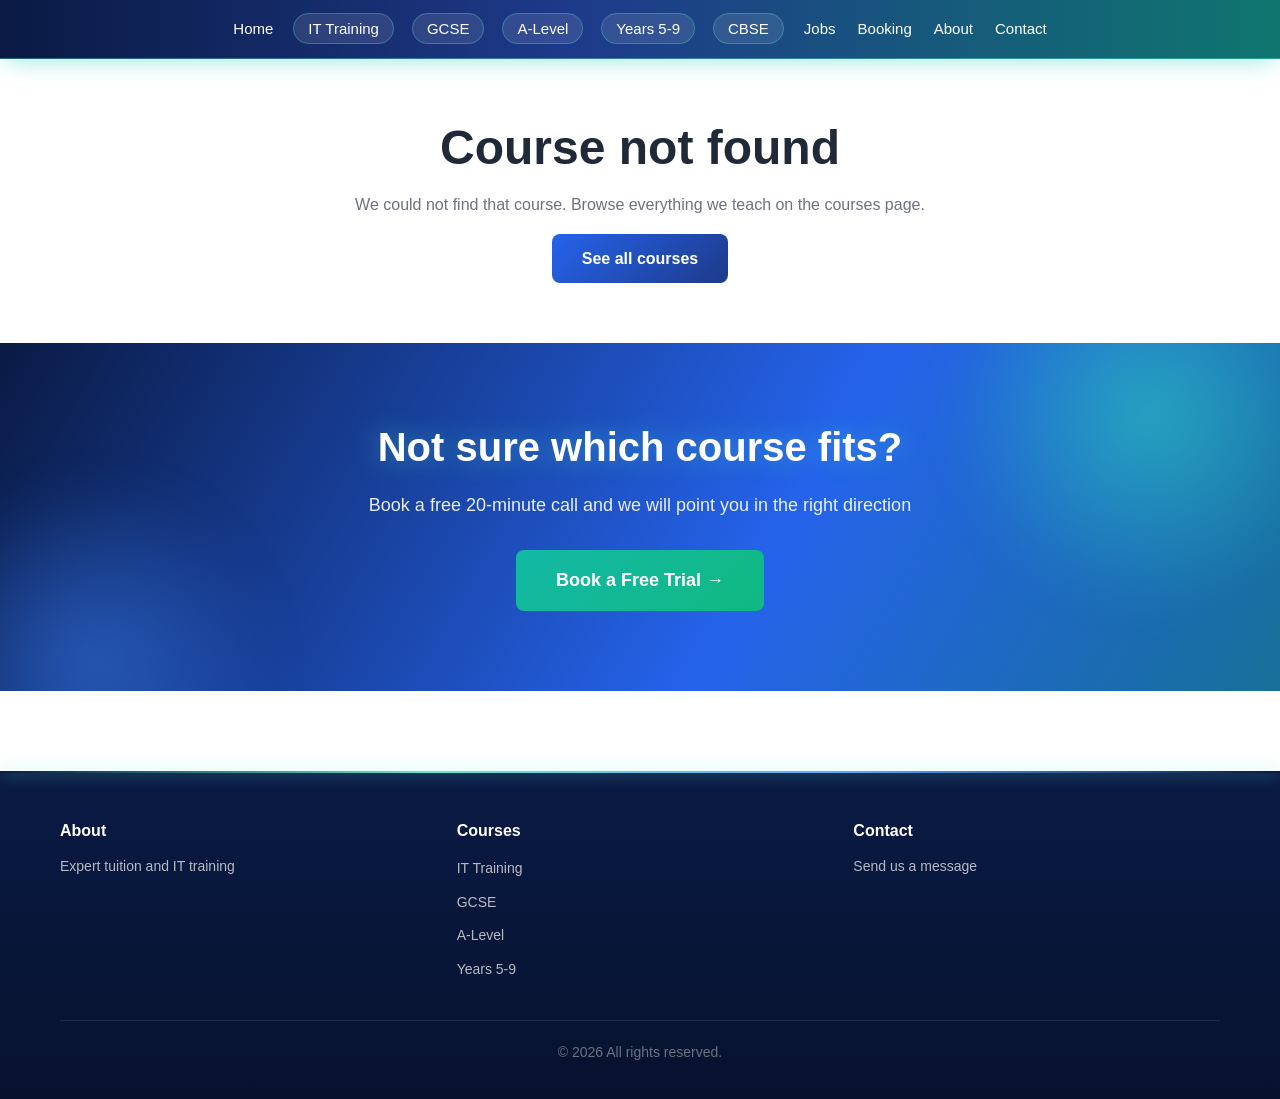
<file: course.html>
<!DOCTYPE html>
<html lang="en">
<head>
    <meta charset="UTF-8">
    <meta name="viewport" content="width=device-width, initial-scale=1.0">
    <title>Course</title>
    <link rel="stylesheet" href="css/styles.css">
</head>
<body>
    <nav class="navbar">
        <div class="container">
            <ul class="nav-links">
                <li><a href="index.html">Home</a></li>
                <li class="nav-tab"><a href="training.html#it">IT Training</a></li>
                <li class="nav-tab"><a href="training.html#gcse">GCSE</a></li>
                <li class="nav-tab"><a href="training.html#alevel">A-Level</a></li>
                <li class="nav-tab"><a href="training.html#y59">Years 5-9</a></li>
                <li class="nav-tab"><a href="training.html#cbse">CBSE</a></li>
                <li><a href="jobs.html">Jobs</a></li>
                <li><a href="booking.html">Booking</a></li>
                <li><a href="about.html">About</a></li>
                <li><a href="contact.html">Contact</a></li>
            </ul>
        </div>
    </nav>

    <main id="course-detail">
        <noscript><div class="container narrow"><p>Please enable JavaScript to view course details, or <a href="training.html">browse all courses</a>.</p></div></noscript>
    </main>

    <section class="cta">
        <div class="container">
            <h2>Not sure which course fits?</h2>
            <p>Book a free 20-minute call and we will point you in the right direction</p>
            <a href="booking.html" class="btn btn-primary btn-large">Book a Free Trial &rarr;</a>
        </div>
    </section>

    <footer class="footer">
        <div class="container">
            <div class="footer-content">
                <div class="footer-section">
                    <h4>About</h4>
                    <p>Expert tuition and IT training</p>
                </div>
                <div class="footer-section">
                    <h4>Courses</h4>
                    <ul>
                        <li><a href="training.html#it">IT Training</a></li>
                        <li><a href="training.html#gcse">GCSE</a></li>
                        <li><a href="training.html#alevel">A-Level</a></li>
                        <li><a href="training.html#y59">Years 5-9</a></li>
                    </ul>
                </div>
                <div class="footer-section">
                    <h4>Contact</h4>
                    <p><a href="contact.html">Send us a message</a></p>
                </div>
            </div>
            <div class="footer-bottom">
                <p>&copy; 2026 All rights reserved.</p>
            </div>
        </div>
    </footer>

    <script src="js/main.js"></script>
    <script src="js/courses.js"></script>
</body>
</html>
</file>
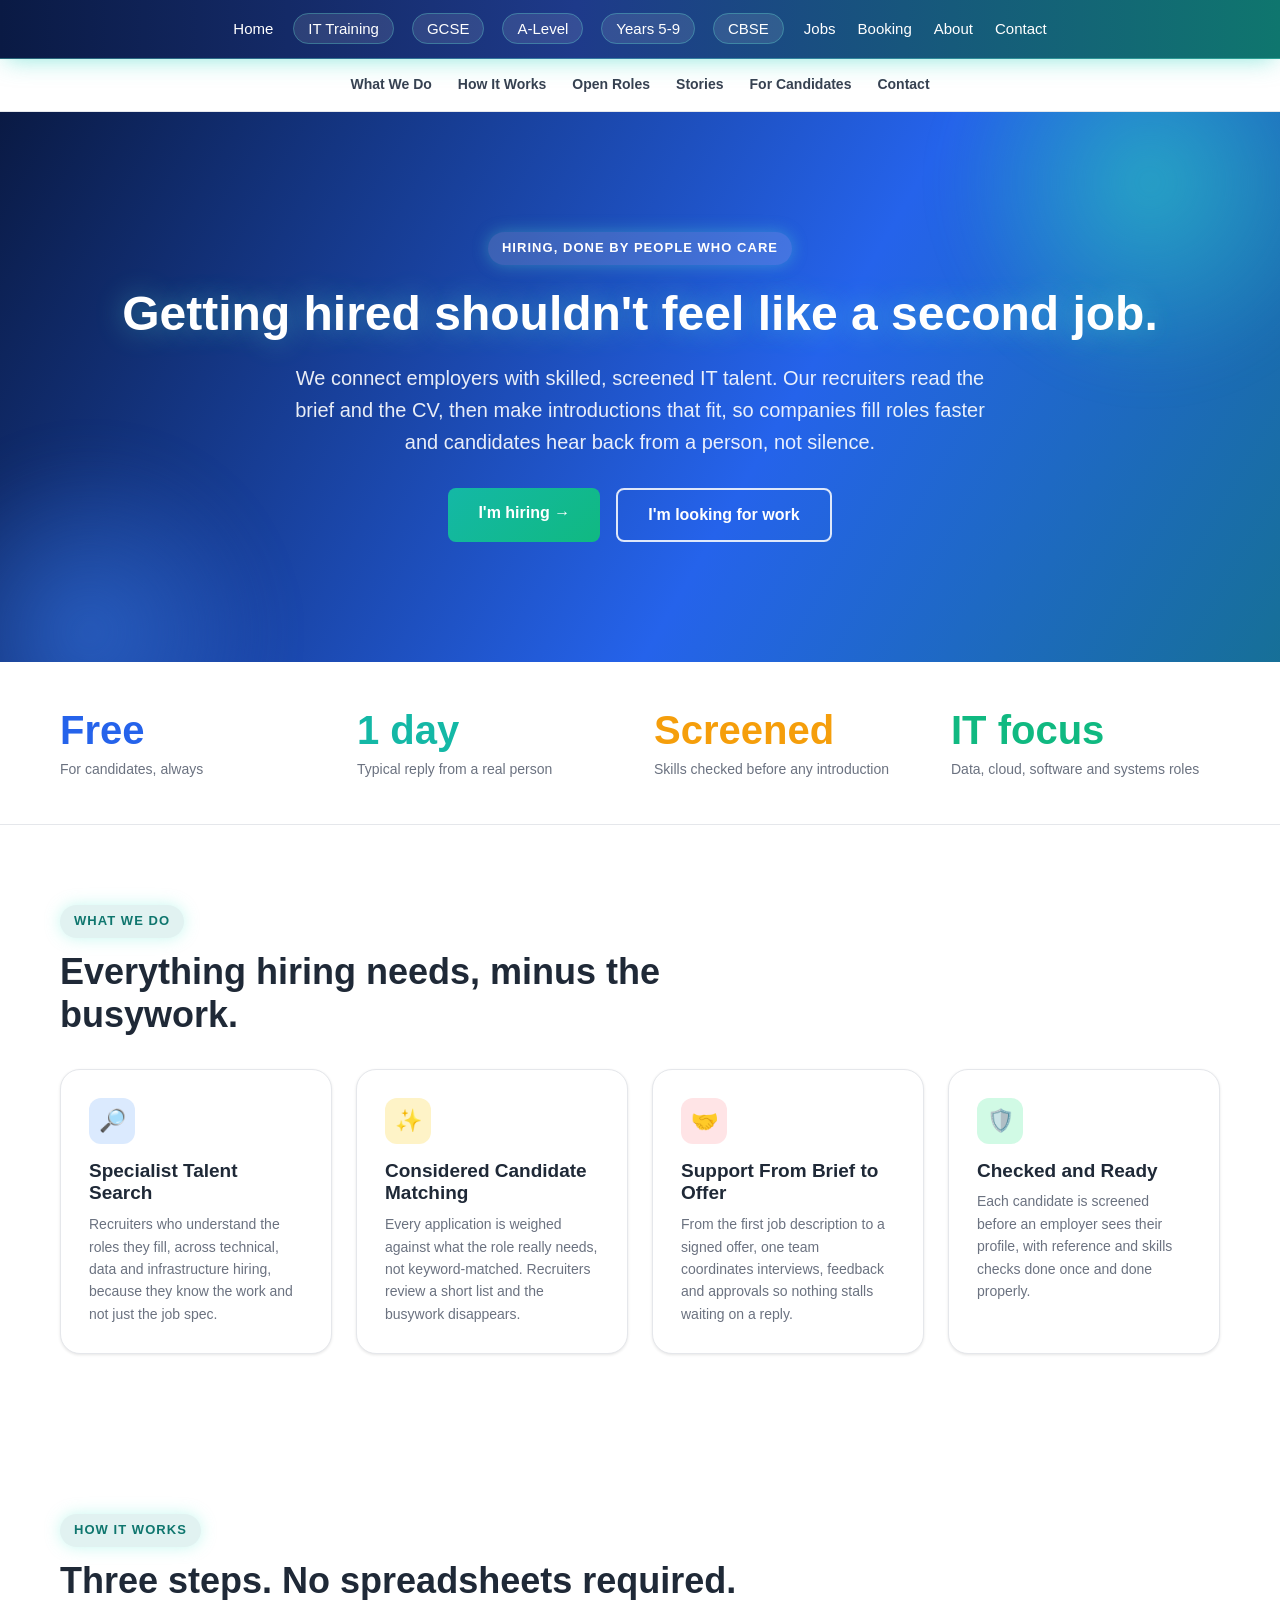
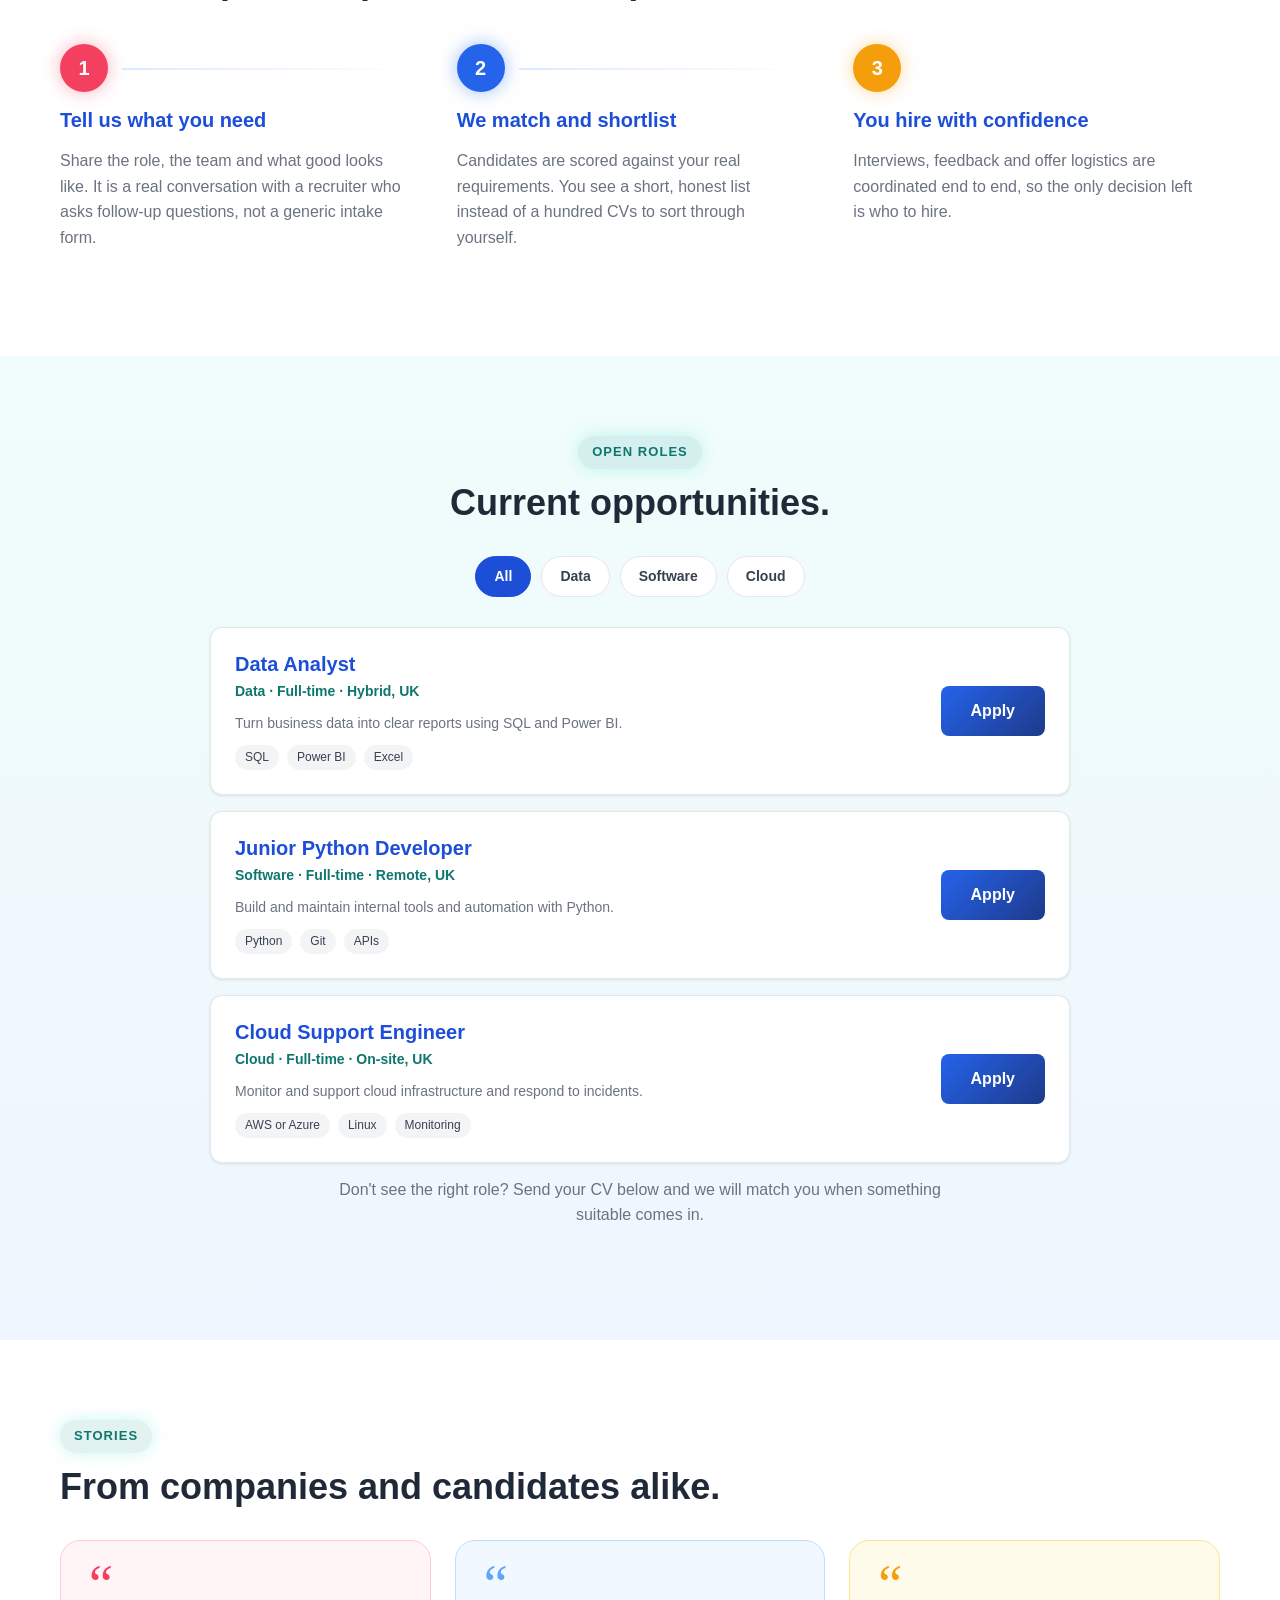
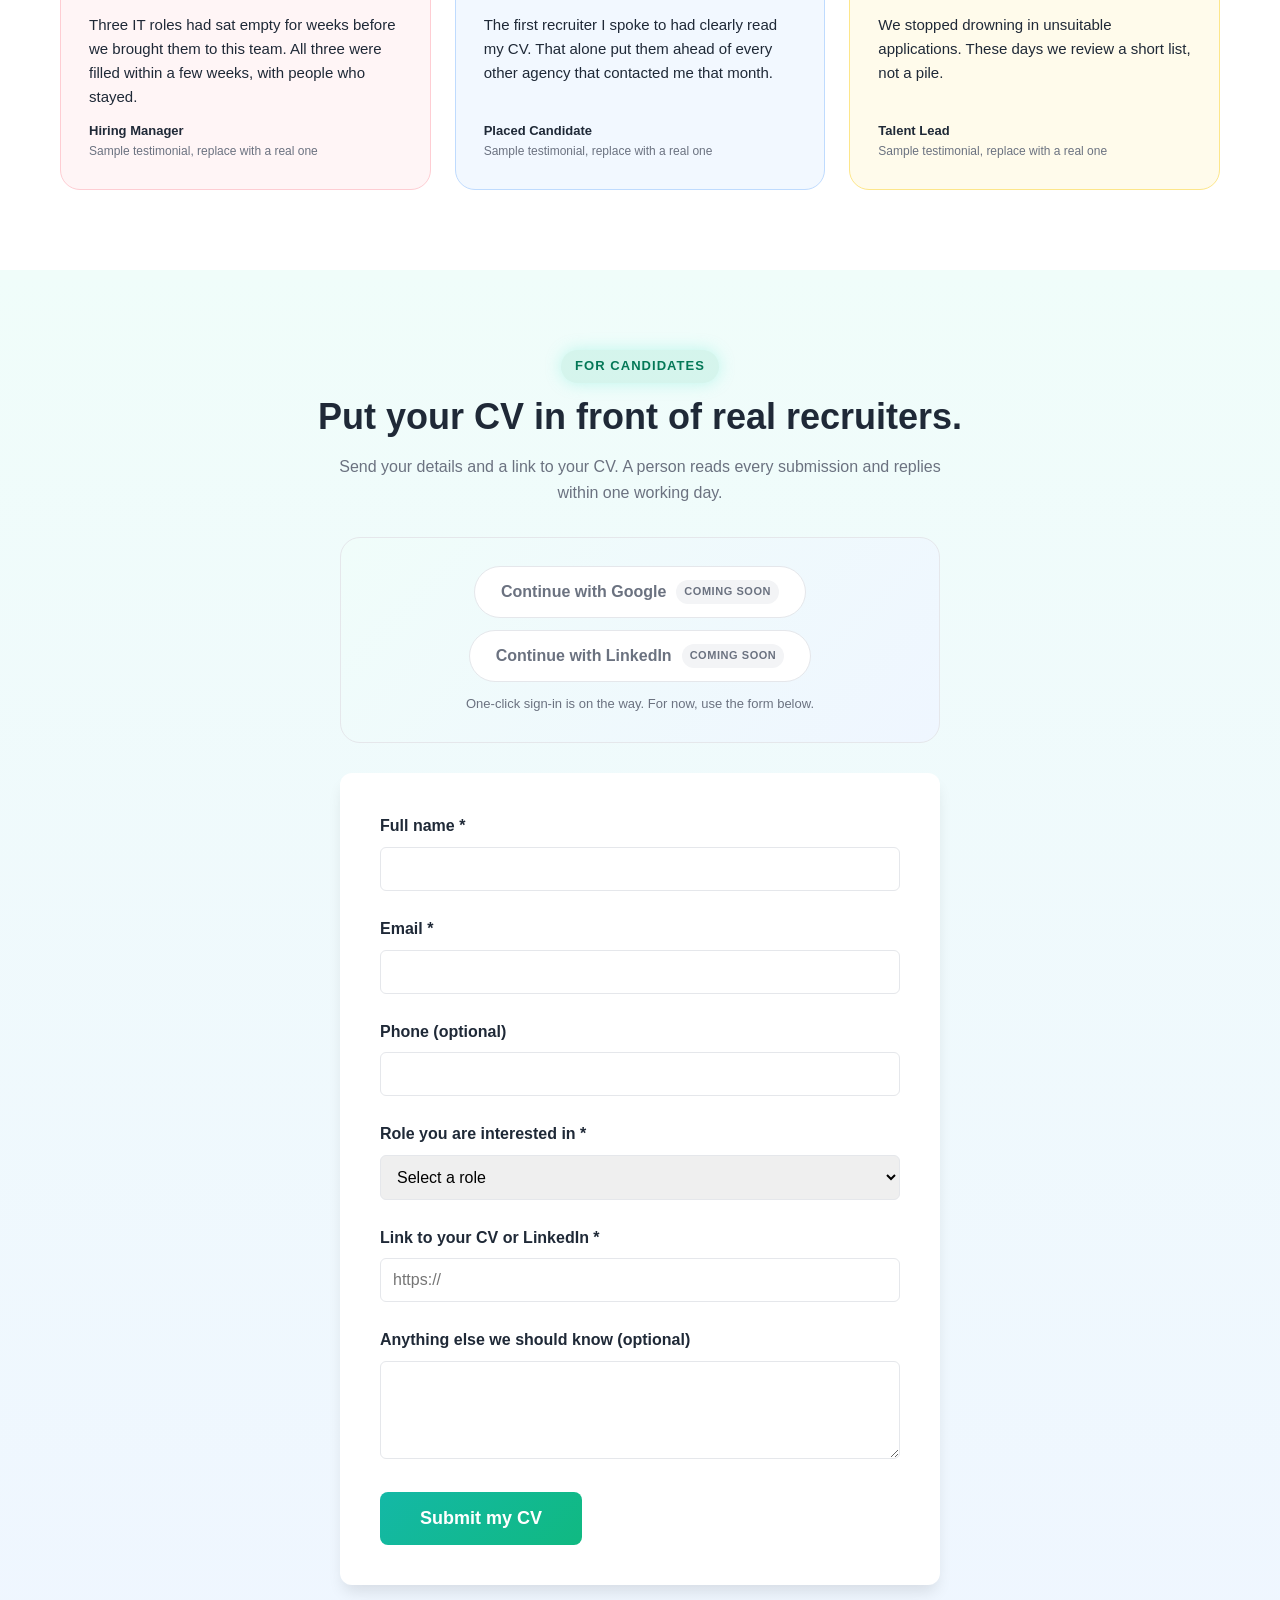
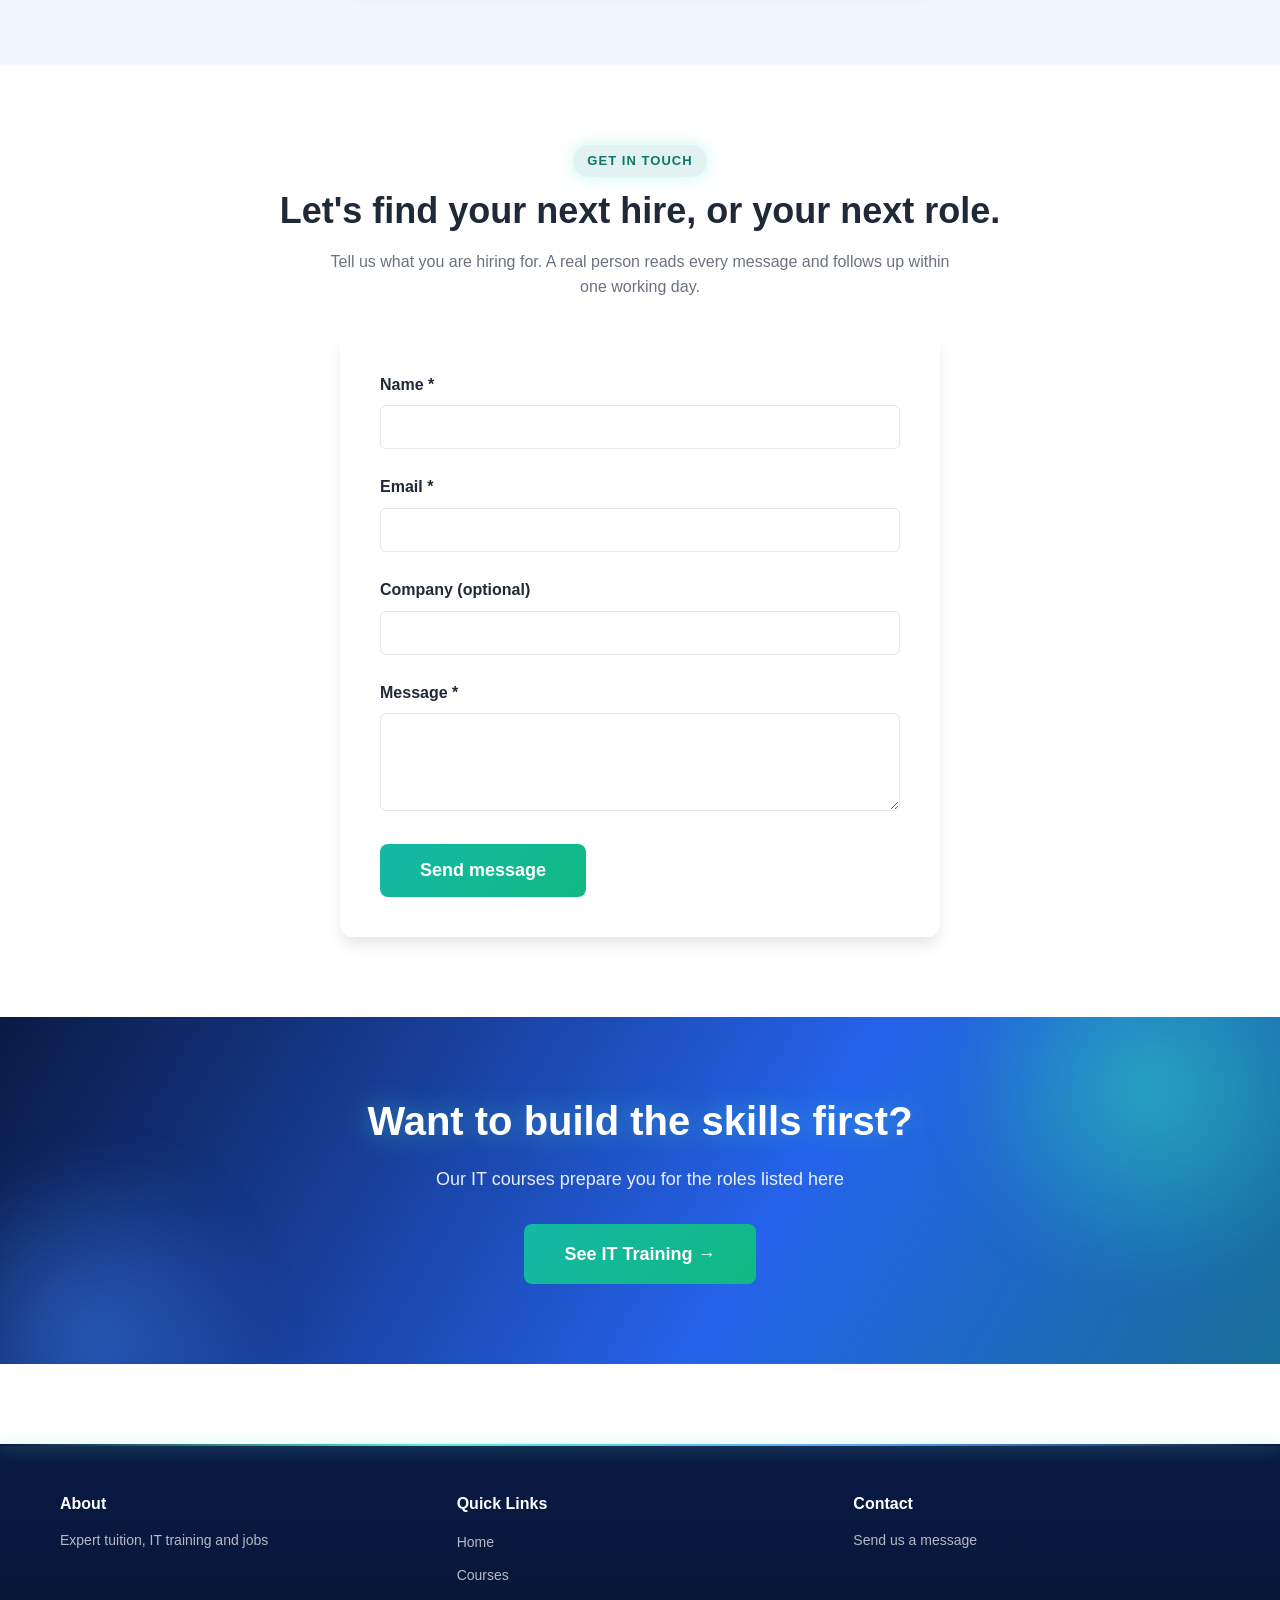
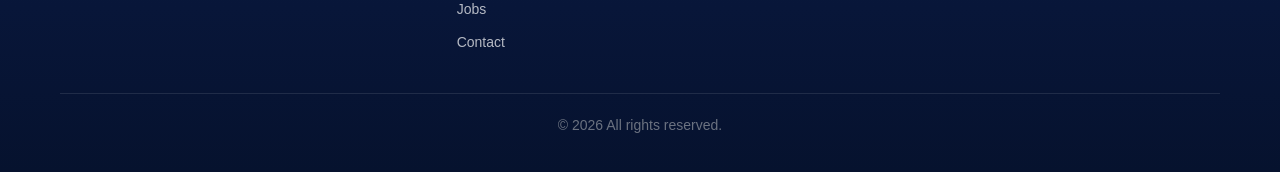
<file: jobs.html>
<!DOCTYPE html>
<html lang="en">
<head>
    <meta charset="UTF-8">
    <meta name="viewport" content="width=device-width, initial-scale=1.0">
    <title>Jobs</title>
    <meta name="description" content="Job portal: open IT roles, CV submission for candidates and hiring support for employers.">
    <link rel="stylesheet" href="css/styles.css">
</head>
<body class="jobs-page">
    <nav class="navbar">
        <div class="container">
            <ul class="nav-links">
                <li><a href="index.html">Home</a></li>
                <li class="nav-tab"><a href="training.html#it">IT Training</a></li>
                <li class="nav-tab"><a href="training.html#gcse">GCSE</a></li>
                <li class="nav-tab"><a href="training.html#alevel">A-Level</a></li>
                <li class="nav-tab"><a href="training.html#y59">Years 5-9</a></li>
                <li class="nav-tab"><a href="training.html#cbse">CBSE</a></li>
                <li><a href="jobs.html">Jobs</a></li>
                <li><a href="booking.html">Booking</a></li>
                <li><a href="about.html">About</a></li>
                <li><a href="contact.html">Contact</a></li>
            </ul>
        </div>
    </nav>

    <!-- Jobs section links -->
    <nav class="subnav" aria-label="On this page">
        <div class="container">
            <a href="#what-we-do">What We Do</a>
            <a href="#how-it-works">How It Works</a>
            <a href="#roles">Open Roles</a>
            <a href="#stories">Stories</a>
            <a href="#candidates">For Candidates</a>
            <a href="#contact">Contact</a>
        </div>
    </nav>

    <!-- Hero -->
    <section class="hero">
        <div class="container">
            <span class="eyebrow">Hiring, done by people who care</span>
            <h1>Getting hired shouldn't feel like a second job.</h1>
            <p>We connect employers with skilled, screened IT talent. Our recruiters read the brief and the CV, then make introductions that fit, so companies fill roles faster and candidates hear back from a person, not silence.</p>
            <div class="hero-actions">
                <a href="#contact" class="btn btn-primary">I'm hiring &rarr;</a>
                <a href="#candidates" class="btn btn-outline">I'm looking for work</a>
            </div>
        </div>
    </section>

    <!-- Facts -->
    <section class="fact-strip">
        <div class="container">
            <div class="fact-grid">
                <div class="fact blue"><h3>Free</h3><p>For candidates, always</p></div>
                <div class="fact teal"><h3>1 day</h3><p>Typical reply from a real person</p></div>
                <div class="fact amber"><h3>Screened</h3><p>Skills checked before any introduction</p></div>
                <div class="fact green"><h3>IT focus</h3><p>Data, cloud, software and systems roles</p></div>
            </div>
        </div>
    </section>

    <!-- What we do -->
    <section class="why-us" id="what-we-do">
        <div class="container">
            <span class="eyebrow dark">What we do</span>
            <h2 class="left-h">Everything hiring needs, minus the busywork.</h2>
            <div class="job-cards">
                <div class="job-card">
                    <span class="job-icon i-blue">🔎</span>
                    <h3>Specialist Talent Search</h3>
                    <p>Recruiters who understand the roles they fill, across technical, data and infrastructure hiring, because they know the work and not just the job spec.</p>
                </div>
                <div class="job-card">
                    <span class="job-icon i-amber">✨</span>
                    <h3>Considered Candidate Matching</h3>
                    <p>Every application is weighed against what the role really needs, not keyword-matched. Recruiters review a short list and the busywork disappears.</p>
                </div>
                <div class="job-card">
                    <span class="job-icon i-rose">🤝</span>
                    <h3>Support From Brief to Offer</h3>
                    <p>From the first job description to a signed offer, one team coordinates interviews, feedback and approvals so nothing stalls waiting on a reply.</p>
                </div>
                <div class="job-card">
                    <span class="job-icon i-green">🛡️</span>
                    <h3>Checked and Ready</h3>
                    <p>Each candidate is screened before an employer sees their profile, with reference and skills checks done once and done properly.</p>
                </div>
            </div>
        </div>
    </section>

    <!-- How it works -->
    <section class="how-it-works" id="how-it-works">
        <div class="container">
            <span class="eyebrow dark">How it works</span>
            <h2 class="left-h">Three steps. No spreadsheets required.</h2>
            <div class="steps-grid">
                <div class="step">
                    <div class="step-num s1">1</div>
                    <h3>Tell us what you need</h3>
                    <p>Share the role, the team and what good looks like. It is a real conversation with a recruiter who asks follow-up questions, not a generic intake form.</p>
                </div>
                <div class="step">
                    <div class="step-num s2">2</div>
                    <h3>We match and shortlist</h3>
                    <p>Candidates are scored against your real requirements. You see a short, honest list instead of a hundred CVs to sort through yourself.</p>
                </div>
                <div class="step">
                    <div class="step-num s3">3</div>
                    <h3>You hire with confidence</h3>
                    <p>Interviews, feedback and offer logistics are coordinated end to end, so the only decision left is who to hire.</p>
                </div>
            </div>
        </div>
    </section>

    <!-- Open roles -->
    <section class="alternate" id="roles">
        <div class="container">
            <span class="eyebrow dark">Open roles</span>
            <h2>Current opportunities.</h2>
            <div class="role-filters" id="role-filters" role="group" aria-label="Filter roles"></div>
            <div class="roles-list" id="roles-list"></div>
            <p class="section-intro">Don't see the right role? Send your CV below and we will match you when something suitable comes in.</p>
        </div>
    </section>

    <!-- Stories -->
    <section id="stories">
        <div class="container">
            <span class="eyebrow dark">Stories</span>
            <h2 class="left-h">From companies and candidates alike.</h2>
            <div class="story-grid">
                <figure class="story rose">
                    <span class="story-mark" aria-hidden="true">&ldquo;</span>
                    <blockquote>Three IT roles had sat empty for weeks before we brought them to this team. All three were filled within a few weeks, with people who stayed.</blockquote>
                    <figcaption><strong>Hiring Manager</strong><span>Sample testimonial, replace with a real one</span></figcaption>
                </figure>
                <figure class="story sky">
                    <span class="story-mark" aria-hidden="true">&ldquo;</span>
                    <blockquote>The first recruiter I spoke to had clearly read my CV. That alone put them ahead of every other agency that contacted me that month.</blockquote>
                    <figcaption><strong>Placed Candidate</strong><span>Sample testimonial, replace with a real one</span></figcaption>
                </figure>
                <figure class="story sun">
                    <span class="story-mark" aria-hidden="true">&ldquo;</span>
                    <blockquote>We stopped drowning in unsuitable applications. These days we review a short list, not a pile.</blockquote>
                    <figcaption><strong>Talent Lead</strong><span>Sample testimonial, replace with a real one</span></figcaption>
                </figure>
            </div>
        </div>
    </section>

    <!-- Candidates -->
    <section class="alternate" id="candidates">
        <div class="container">
            <span class="eyebrow dark green">For candidates</span>
            <h2>Put your CV in front of real recruiters.</h2>
            <p class="section-intro">Send your details and a link to your CV. A person reads every submission and replies within one working day.</p>
            <div class="signin-box">
                <button type="button" class="signin-btn" disabled>Continue with Google <span class="soon">Coming soon</span></button>
                <button type="button" class="signin-btn" disabled>Continue with LinkedIn <span class="soon">Coming soon</span></button>
                <p class="signin-note">One-click sign-in is on the way. For now, use the form below.</p>
            </div>
            <form class="contact-form" action="https://formspree.io/f/YOUR_FORM_ID" method="POST">
                <input type="hidden" name="type" value="Candidate">
                <div class="form-group">
                    <label for="c-name">Full name *</label>
                    <input type="text" id="c-name" name="name" required>
                </div>
                <div class="form-group">
                    <label for="c-email">Email *</label>
                    <input type="email" id="c-email" name="email" required>
                </div>
                <div class="form-group">
                    <label for="c-phone">Phone (optional)</label>
                    <input type="tel" id="c-phone" name="phone">
                </div>
                <div class="form-group">
                    <label for="c-role">Role you are interested in *</label>
                    <select id="c-role" name="role" required>
                        <option value="">Select a role</option>
                    </select>
                </div>
                <div class="form-group">
                    <label for="c-cv">Link to your CV or LinkedIn *</label>
                    <input type="url" id="c-cv" name="cv_link" placeholder="https://" required>
                </div>
                <div class="form-group">
                    <label for="c-message">Anything else we should know (optional)</label>
                    <textarea id="c-message" name="message" rows="4"></textarea>
                </div>
                <button type="submit" class="btn btn-primary btn-large">Submit my CV</button>
            </form>
        </div>
    </section>

    <!-- Contact / employers -->
    <section id="contact">
        <div class="container">
            <span class="eyebrow dark">Get in touch</span>
            <h2>Let's find your next hire, or your next role.</h2>
            <p class="section-intro">Tell us what you are hiring for. A real person reads every message and follows up within one working day.</p>
            <form class="contact-form" action="https://formspree.io/f/YOUR_FORM_ID" method="POST">
                <input type="hidden" name="type" value="Employer">
                <div class="form-group">
                    <label for="e-name">Name *</label>
                    <input type="text" id="e-name" name="name" required>
                </div>
                <div class="form-group">
                    <label for="e-email">Email *</label>
                    <input type="email" id="e-email" name="email" required>
                </div>
                <div class="form-group">
                    <label for="e-company">Company (optional)</label>
                    <input type="text" id="e-company" name="company">
                </div>
                <div class="form-group">
                    <label for="e-message">Message *</label>
                    <textarea id="e-message" name="message" rows="4" required></textarea>
                </div>
                <button type="submit" class="btn btn-primary btn-large">Send message</button>
            </form>
        </div>
    </section>

    <section class="cta">
        <div class="container">
            <h2>Want to build the skills first?</h2>
            <p>Our IT courses prepare you for the roles listed here</p>
            <a href="training.html#it" class="btn btn-primary btn-large">See IT Training &rarr;</a>
        </div>
    </section>

    <footer class="footer">
        <div class="container">
            <div class="footer-content">
                <div class="footer-section">
                    <h4>About</h4>
                    <p>Expert tuition, IT training and jobs</p>
                </div>
                <div class="footer-section">
                    <h4>Quick Links</h4>
                    <ul>
                        <li><a href="index.html">Home</a></li>
                        <li><a href="training.html">Courses</a></li>
                        <li><a href="jobs.html">Jobs</a></li>
                        <li><a href="contact.html">Contact</a></li>
                    </ul>
                </div>
                <div class="footer-section">
                    <h4>Contact</h4>
                    <p><a href="contact.html">Send us a message</a></p>
                </div>
            </div>
            <div class="footer-bottom">
                <p>&copy; 2026 All rights reserved.</p>
            </div>
        </div>
    </footer>

    <script src="js/main.js"></script>
    <script src="js/jobs.js"></script>
</body>
</html>
</file>
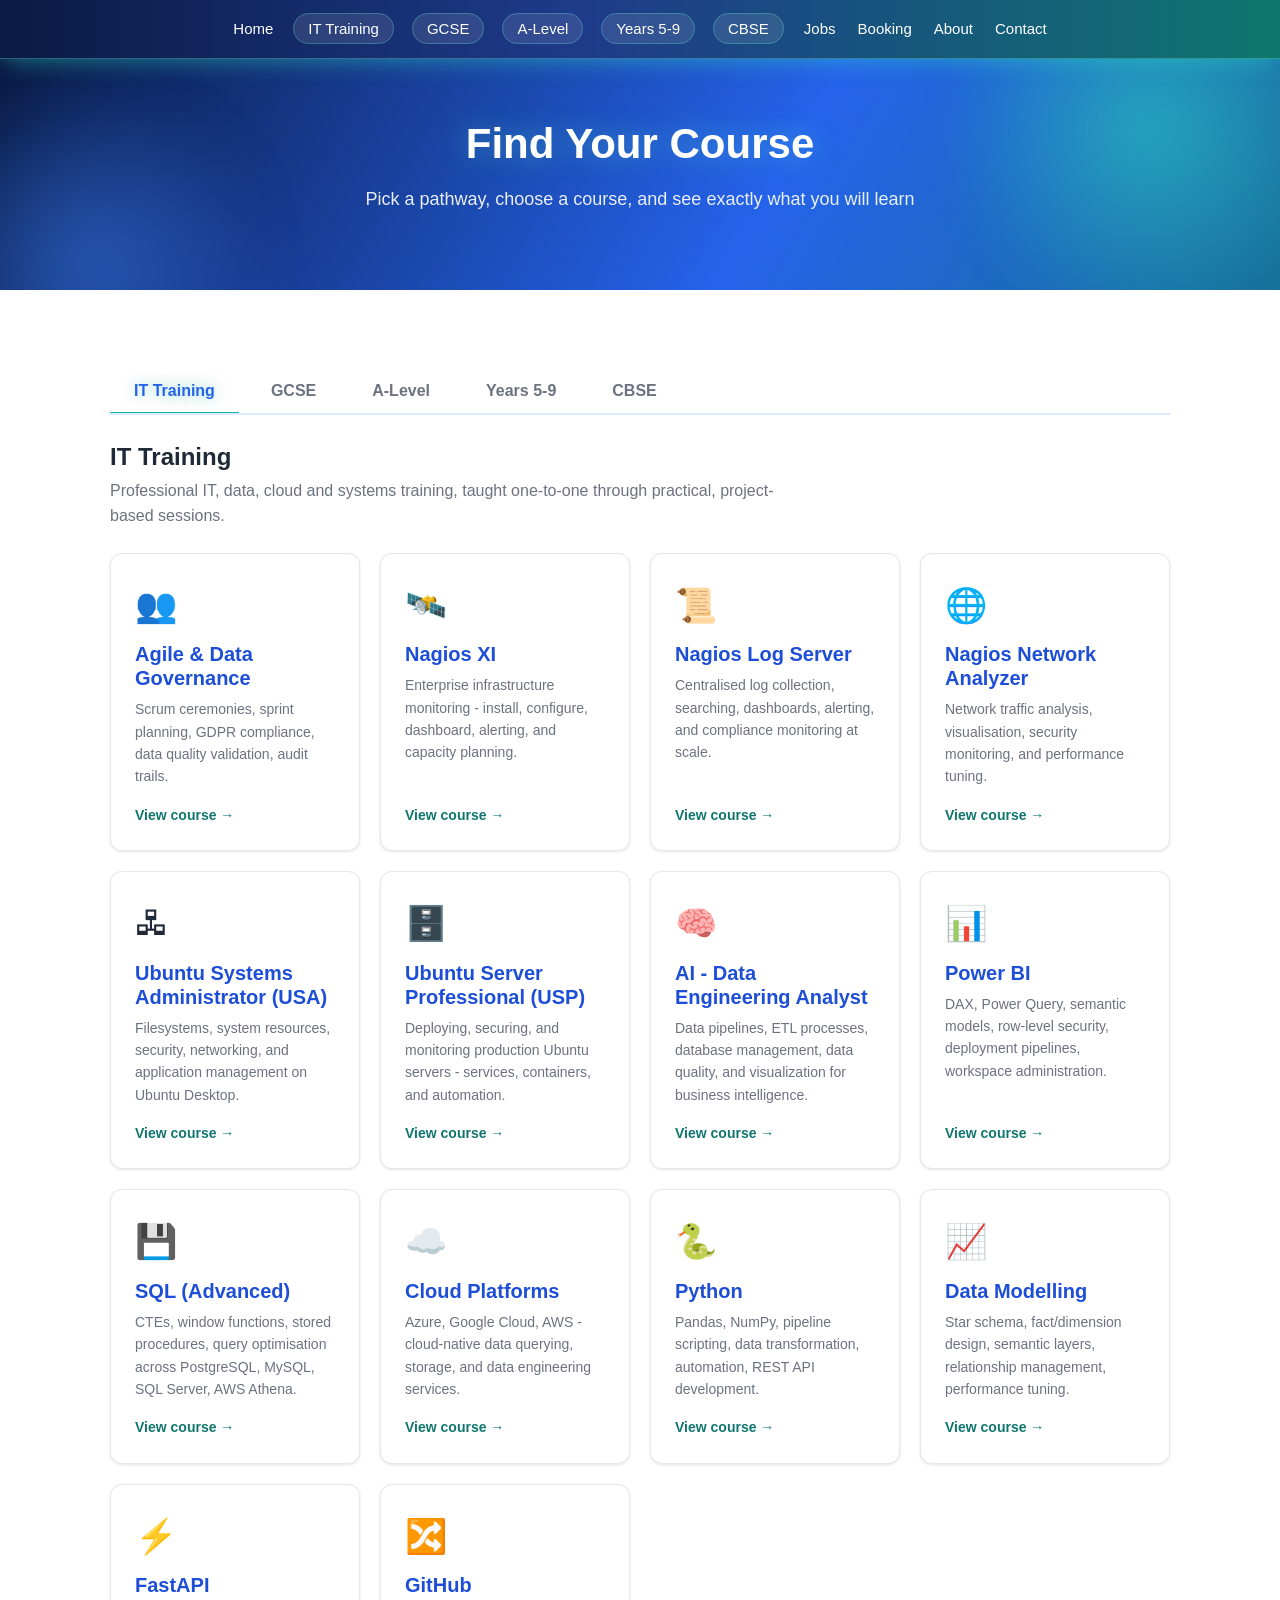
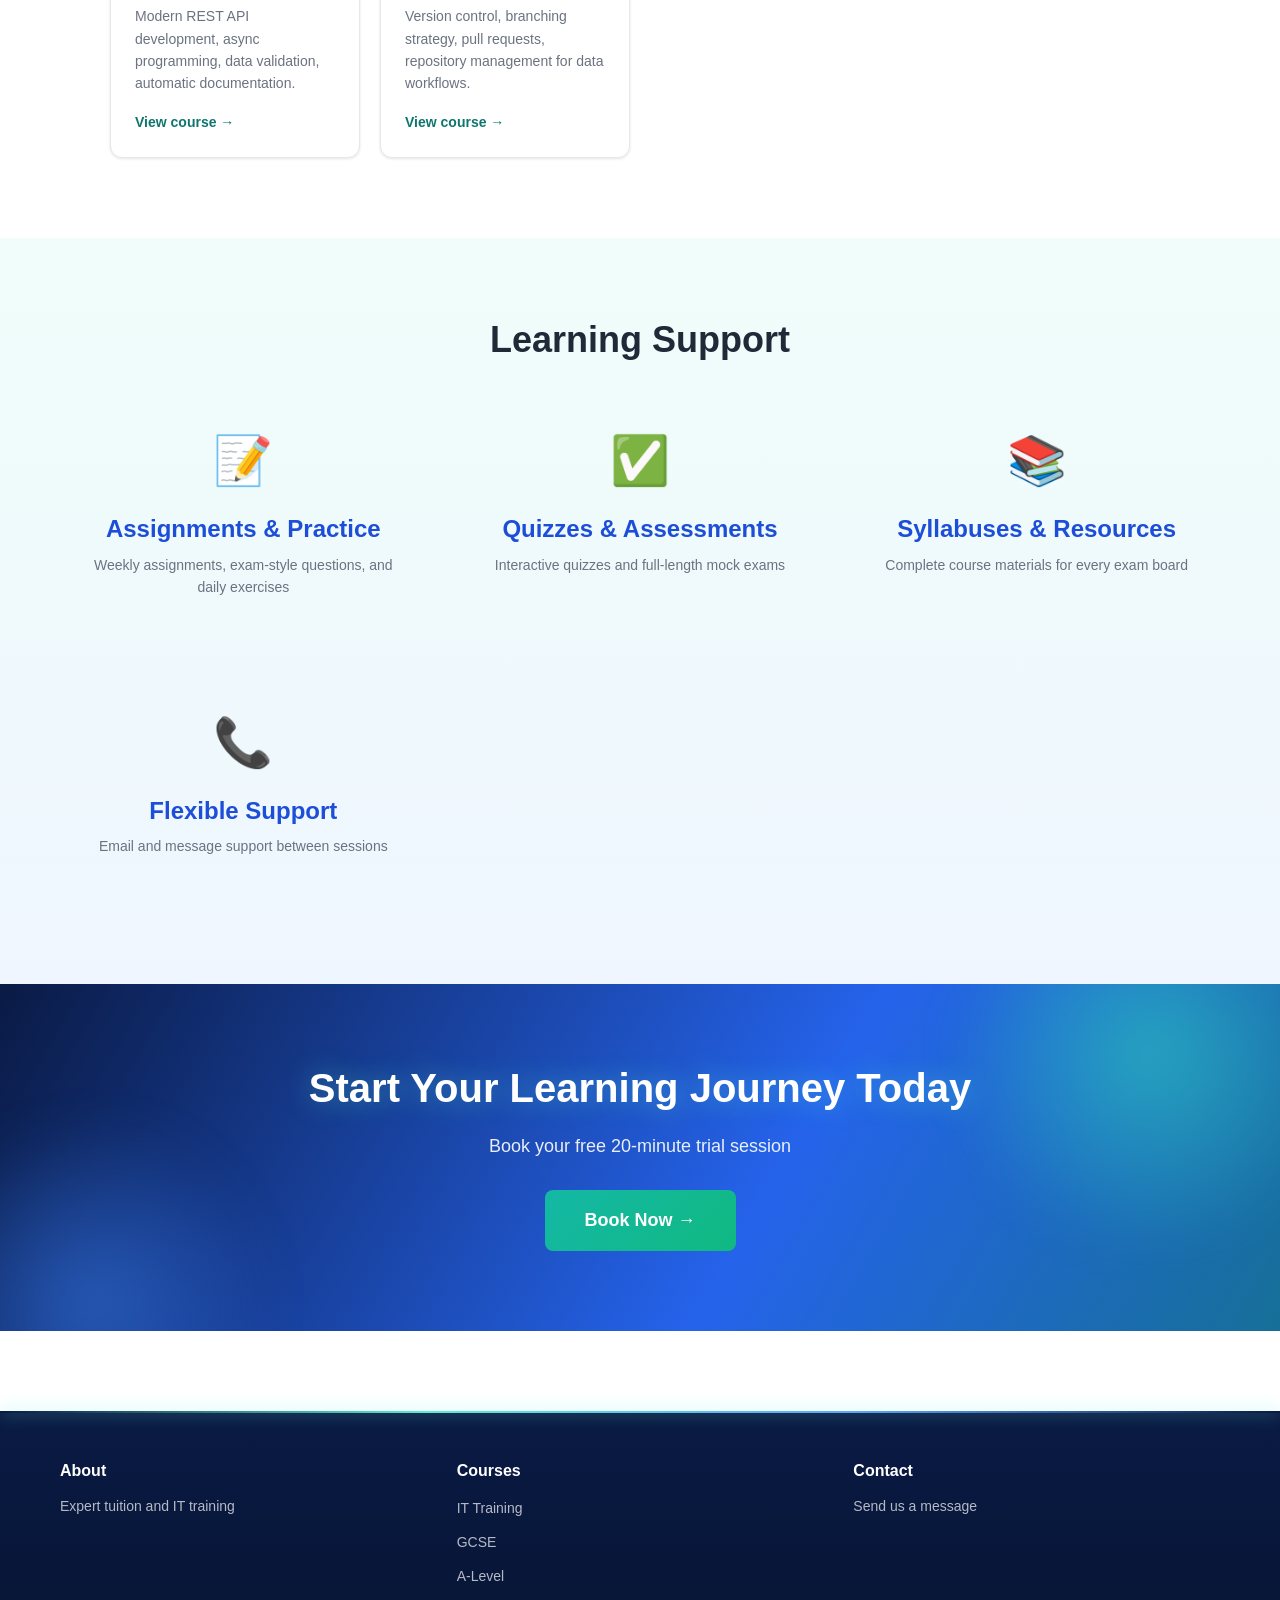
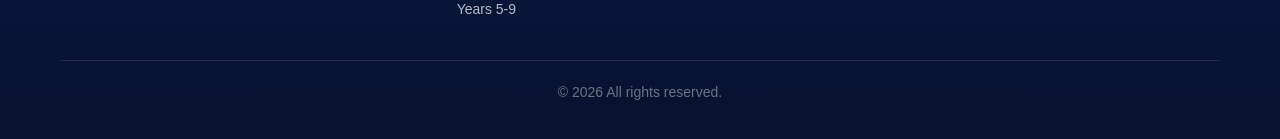
<file: training.html>
<!DOCTYPE html>
<html lang="en">
<head>
    <meta charset="UTF-8">
    <meta name="viewport" content="width=device-width, initial-scale=1.0">
    <title>Courses</title>
    <link rel="stylesheet" href="css/styles.css">
</head>
<body>
    <nav class="navbar">
        <div class="container">
            <ul class="nav-links">
                <li><a href="index.html">Home</a></li>
                <li class="nav-tab"><a href="training.html#it">IT Training</a></li>
                <li class="nav-tab"><a href="training.html#gcse">GCSE</a></li>
                <li class="nav-tab"><a href="training.html#alevel">A-Level</a></li>
                <li class="nav-tab"><a href="training.html#y59">Years 5-9</a></li>
                <li class="nav-tab"><a href="training.html#cbse">CBSE</a></li>
                <li><a href="jobs.html">Jobs</a></li>
                <li><a href="booking.html">Booking</a></li>
                <li><a href="about.html">About</a></li>
                <li><a href="contact.html">Contact</a></li>
            </ul>
        </div>
    </nav>

    <section class="training-header">
        <div class="container">
            <h1>Find Your Course</h1>
            <p>Pick a pathway, choose a course, and see exactly what you will learn</p>
        </div>
    </section>

    <section class="course-tabs-section">
        <div class="container">
            <div id="course-tabs">
                <div class="tab-buttons" role="tablist" aria-label="Course pathways"></div>
                <div class="tab-panels"></div>
                <noscript><p>Please enable JavaScript to browse courses, or <a href="contact.html">contact us</a> for the full list.</p></noscript>
            </div>
        </div>
    </section>

    <section class="support-services">
        <div class="container">
            <h2>Learning Support</h2>
            <div class="features-grid">
                <div class="feature">
                    <div class="feature-icon">📝</div>
                    <h3>Assignments & Practice</h3>
                    <p>Weekly assignments, exam-style questions, and daily exercises</p>
                </div>
                <div class="feature">
                    <div class="feature-icon">✅</div>
                    <h3>Quizzes & Assessments</h3>
                    <p>Interactive quizzes and full-length mock exams</p>
                </div>
                <div class="feature">
                    <div class="feature-icon">📚</div>
                    <h3>Syllabuses & Resources</h3>
                    <p>Complete course materials for every exam board</p>
                </div>
                <div class="feature">
                    <div class="feature-icon">📞</div>
                    <h3>Flexible Support</h3>
                    <p>Email and message support between sessions</p>
                </div>
            </div>
        </div>
    </section>

    <section class="cta">
        <div class="container">
            <h2>Start Your Learning Journey Today</h2>
            <p>Book your free 20-minute trial session</p>
            <a href="booking.html" class="btn btn-primary btn-large">Book Now &rarr;</a>
        </div>
    </section>

    <footer class="footer">
        <div class="container">
            <div class="footer-content">
                <div class="footer-section">
                    <h4>About</h4>
                    <p>Expert tuition and IT training</p>
                </div>
                <div class="footer-section">
                    <h4>Courses</h4>
                    <ul>
                        <li><a href="training.html#it">IT Training</a></li>
                        <li><a href="training.html#gcse">GCSE</a></li>
                        <li><a href="training.html#alevel">A-Level</a></li>
                        <li><a href="training.html#y59">Years 5-9</a></li>
                    </ul>
                </div>
                <div class="footer-section">
                    <h4>Contact</h4>
                    <p><a href="contact.html">Send us a message</a></p>
                </div>
            </div>
            <div class="footer-bottom">
                <p>&copy; 2026 All rights reserved.</p>
            </div>
        </div>
    </footer>

    <script src="js/main.js"></script>
    <script src="js/courses.js"></script>
</body>
</html>
</file>
<file: css/styles.css>
/* ===== GLOBAL STYLES ===== */
* {
    margin: 0;
    padding: 0;
    box-sizing: border-box;
}

:root {
    --primary: #1d4ed8;
    --primary-dark: #1e40af;
    --primary-light: #3b82f6;
    --secondary: #0d9488;
    --secondary-dark: #0f766e;
    --secondary-light: #14b8a6;
    --success: #10b981;
    --danger: #ef4444;
    --warning: #f59e0b;
    --gray-50: #f9fafb;
    --gray-100: #f3f4f6;
    --gray-200: #e5e7eb;
    --gray-300: #d1d5db;
    --gray-500: #6b7280;
    --gray-700: #374151;
    --gray-900: #111827;
    --text-primary: #1f2937;
    --text-secondary: #6b7280;
    --border: #e5e7eb;
    --shadow: 0 1px 3px 0 rgba(0, 0, 0, 0.1);
    --shadow-lg: 0 10px 15px -3px rgba(0, 0, 0, 0.1);
}

html {
    scroll-behavior: smooth;
}

body {
    font-family: -apple-system, BlinkMacSystemFont, 'Segoe UI', Roboto, Oxygen, Ubuntu, Cantarell, sans-serif;
    font-size: 16px;
    line-height: 1.6;
    color: var(--text-primary);
    background-color: #ffffff;
}

.container {
    max-width: 1200px;
    margin: 0 auto;
    padding: 0 20px;
}

/* ===== NAVIGATION ===== */
.navbar {
    background: linear-gradient(135deg, var(--primary), var(--secondary));
    color: white;
    padding: 1rem 0;
    position: sticky;
    top: 0;
    z-index: 100;
    box-shadow: var(--shadow);
}

.navbar .container {
    display: flex;
    justify-content: space-between;
    align-items: center;
}

.logo {
    font-size: 24px;
    font-weight: bold;
    letter-spacing: 1px;
}

.nav-links {
    display: flex;
    list-style: none;
    gap: 30px;
}

.nav-links a {
    color: white;
    text-decoration: none;
    font-weight: 500;
    transition: opacity 0.2s;
}

.nav-links a:hover {
    opacity: 0.8;
}

/* ===== BUTTONS ===== */
.btn {
    display: inline-block;
    padding: 12px 30px;
    border-radius: 8px;
    text-decoration: none;
    font-weight: 600;
    border: none;
    cursor: pointer;
    transition: all 0.3s ease;
    font-size: 16px;
}

.btn-primary {
    background: var(--success);
    color: white;
}

.btn-primary:hover {
    background: #059669;
    transform: translateY(-2px);
    box-shadow: var(--shadow-lg);
}

.btn-secondary {
    background: var(--primary);
    color: white;
}

.btn-secondary:hover {
    background: var(--primary-dark);
    transform: translateY(-2px);
}

.btn-large {
    padding: 16px 40px;
    font-size: 18px;
}

/* ===== TYPOGRAPHY ===== */
h1, h2, h3, h4, h5, h6 {
    font-weight: 700;
    line-height: 1.2;
    margin-bottom: 1rem;
}

h1 {
    font-size: 48px;
}

h2 {
    font-size: 36px;
    text-align: center;
    margin-bottom: 2rem;
}

h3 {
    font-size: 24px;
}

p {
    margin-bottom: 1rem;
    color: var(--text-secondary);
}

/* ===== HERO SECTION ===== */
.hero {
    background: linear-gradient(135deg, var(--primary), var(--secondary));
    color: white;
    padding: 120px 0;
    text-align: center;
}

.hero h1 {
    font-size: 48px;
    margin-bottom: 20px;
    color: white;
}

.hero p {
    font-size: 20px;
    margin-bottom: 30px;
    color: rgba(255, 255, 255, 0.9);
}

.hero-subtitle {
    font-size: 18px;
    font-weight: 500;
}

/* ===== SECTIONS ===== */
section {
    padding: 80px 0;
}

section.alternate {
    background-color: var(--gray-50);
}

.booking-header,
.training-header,
.contact-header,
.about-header {
    background: linear-gradient(135deg, var(--primary), var(--secondary));
    color: white;
    padding: 60px 0;
    text-align: center;
}

.booking-header h1,
.training-header h1,
.contact-header h1,
.about-header h1 {
    color: white;
    font-size: 42px;
}

.booking-header p,
.training-header p,
.contact-header p,
.about-header p {
    color: rgba(255, 255, 255, 0.9);
    font-size: 18px;
}

/* ===== GRIDS ===== */
.courses-grid {
    display: grid;
    grid-template-columns: repeat(auto-fit, minmax(280px, 1fr));
    gap: 30px;
    margin-bottom: 40px;
}

.course-card {
    background: white;
    border: 1px solid var(--border);
    border-radius: 12px;
    padding: 30px;
    text-align: center;
    transition: all 0.3s ease;
    box-shadow: var(--shadow);
}

.course-card:hover {
    transform: translateY(-5px);
    box-shadow: var(--shadow-lg);
    border-color: var(--secondary);
}

.course-icon {
    font-size: 48px;
    margin-bottom: 15px;
    display: block;
}

.course-card h3 {
    color: var(--primary);
    margin-bottom: 10px;
}

.course-card p {
    font-size: 14px;
    margin-bottom: 10px;
}

.course-desc {
    font-size: 13px;
    color: var(--gray-500);
}

/* ===== COURSES DETAILED ===== */
.courses-detailed {
    display: grid;
    grid-template-columns: repeat(auto-fit, minmax(300px, 1fr));
    gap: 30px;
    margin-bottom: 40px;
}

.course-detail {
    background: white;
    border-left: 4px solid var(--secondary);
    padding: 25px;
    border-radius: 8px;
    box-shadow: var(--shadow);
}

.course-detail h3 {
    color: var(--primary);
    margin-bottom: 15px;
    font-size: 20px;
}

.course-detail p {
    margin-bottom: 15px;
    font-size: 14px;
}

.syllabus {
    list-style: none;
    text-align: left;
}

.syllabus li {
    padding: 8px 0;
    font-size: 14px;
    color: var(--text-secondary);
    border-bottom: 1px solid var(--gray-200);
}

.syllabus li:last-child {
    border-bottom: none;
}

.syllabus li:before {
    content: "✓ ";
    color: var(--success);
    font-weight: bold;
    margin-right: 8px;
}

/* ===== FEATURES GRID ===== */
.features-grid {
    display: grid;
    grid-template-columns: repeat(auto-fit, minmax(280px, 1fr));
    gap: 30px;
}

.feature {
    text-align: center;
    padding: 30px;
}

.feature-icon {
    font-size: 48px;
    margin-bottom: 15px;
    display: block;
}

.feature h3 {
    color: var(--primary);
    margin-bottom: 10px;
}

.feature p {
    font-size: 14px;
    color: var(--text-secondary);
}

/* ===== PRICING ===== */
.pricing-grid {
    display: grid;
    grid-template-columns: repeat(auto-fit, minmax(280px, 1fr));
    gap: 30px;
    max-width: 1100px;
    margin: 0 auto;
}

.pricing-card {
    background: white;
    border: 2px solid var(--border);
    border-radius: 12px;
    padding: 30px;
    text-align: center;
    position: relative;
    transition: all 0.3s ease;
}

.pricing-card:hover {
    border-color: var(--secondary);
    transform: translateY(-10px);
    box-shadow: var(--shadow-lg);
}

.pricing-card.featured {
    border-color: var(--secondary);
    background: linear-gradient(135deg, rgba(13, 148, 136, 0.05), rgba(32, 201, 51, 0.05));
}

.popular-badge {
    position: absolute;
    top: -12px;
    left: 50%;
    transform: translateX(-50%);
    background: var(--secondary);
    color: white;
    padding: 6px 16px;
    border-radius: 20px;
    font-size: 12px;
    font-weight: 600;
}

.pricing-card h3 {
    font-size: 22px;
    margin-top: 10px;
}

.price {
    font-size: 28px;
    font-weight: 700;
    color: var(--secondary);
    margin: 20px 0;
}

.total {
    font-size: 16px;
    color: var(--text-secondary);
    margin-bottom: 20px;
}

.pricing-card ul {
    list-style: none;
    text-align: left;
    margin: 25px 0;
}

.pricing-card li {
    padding: 10px 0;
    font-size: 14px;
    border-bottom: 1px solid var(--gray-200);
}

.pricing-card li:last-child {
    border-bottom: none;
}

.pricing-card li:before {
    content: "✓ ";
    color: var(--success);
    font-weight: bold;
    margin-right: 8px;
}

/* ===== FORMS ===== */
.booking-form,
.contact-form {
    background: white;
    padding: 40px;
    border-radius: 12px;
    max-width: 600px;
    margin: 0 auto;
    box-shadow: var(--shadow-lg);
}

.form-group {
    margin-bottom: 25px;
}

.form-group label {
    display: block;
    margin-bottom: 8px;
    font-weight: 600;
    color: var(--text-primary);
}

.form-group input,
.form-group select,
.form-group textarea {
    width: 100%;
    padding: 12px;
    border: 1px solid var(--border);
    border-radius: 6px;
    font-size: 16px;
    font-family: inherit;
    transition: border-color 0.2s;
}

.form-group input:focus,
.form-group select:focus,
.form-group textarea:focus {
    outline: none;
    border-color: var(--secondary);
    box-shadow: 0 0 0 3px rgba(13, 148, 136, 0.1);
}

.form-group.checkbox {
    display: flex;
    align-items: center;
}

.form-group.checkbox input {
    width: auto;
    margin-right: 10px;
}

.form-group.checkbox label {
    margin-bottom: 0;
}

/* ===== FAQ ===== */
.faq-grid {
    display: grid;
    grid-template-columns: repeat(auto-fit, minmax(300px, 1fr));
    gap: 30px;
}

.faq-item {
    background: white;
    padding: 25px;
    border-radius: 8px;
    border-left: 4px solid var(--secondary);
    box-shadow: var(--shadow);
}

.faq-item h3 {
    color: var(--primary);
    margin-bottom: 12px;
    font-size: 18px;
}

.faq-item p {
    font-size: 14px;
    color: var(--text-secondary);
}

/* ===== TESTIMONIALS ===== */
.testimonials-grid {
    display: grid;
    grid-template-columns: repeat(auto-fit, minmax(300px, 1fr));
    gap: 30px;
}

.testimonial {
    background: white;
    padding: 30px;
    border-radius: 8px;
    border-left: 4px solid var(--secondary);
    box-shadow: var(--shadow);
}

.quote {
    font-style: italic;
    font-size: 16px;
    margin-bottom: 15px;
    color: var(--text-primary);
}

.author {
    font-weight: 600;
    color: var(--secondary);
    font-size: 14px;
}

/* ===== ABOUT SECTIONS ===== */
.story-content {
    max-width: 800px;
    margin: 0 auto;
    text-align: center;
}

.story-content p {
    font-size: 16px;
    line-height: 1.8;
    color: var(--text-secondary);
}

.mission-grid {
    display: grid;
    grid-template-columns: repeat(auto-fit, minmax(250px, 1fr));
    gap: 30px;
}

.mission-card {
    background: white;
    padding: 30px;
    border-radius: 8px;
    border-top: 4px solid var(--secondary);
    box-shadow: var(--shadow);
    text-align: center;
}

.mission-card h3 {
    color: var(--primary);
    margin-bottom: 15px;
}

.mission-card ul {
    list-style: none;
    text-align: left;
}

.mission-card li {
    padding: 8px 0;
    font-size: 14px;
}

.mission-card li:before {
    content: "• ";
    color: var(--secondary);
    font-weight: bold;
    margin-right: 8px;
}

.reasons-grid {
    display: grid;
    grid-template-columns: repeat(auto-fit, minmax(280px, 1fr));
    gap: 30px;
}

.reason {
    background: white;
    padding: 25px;
    border-radius: 8px;
    border-left: 4px solid var(--secondary);
    box-shadow: var(--shadow);
}

.reason h3 {
    color: var(--primary);
    margin-bottom: 12px;
    font-size: 18px;
}

.reason p {
    font-size: 14px;
    color: var(--text-secondary);
}

/* ===== STATS ===== */
.stats {
    background: linear-gradient(135deg, var(--primary), var(--secondary));
    color: white;
}

.stats-grid {
    display: grid;
    grid-template-columns: repeat(auto-fit, minmax(200px, 1fr));
    gap: 40px;
}

.stat {
    text-align: center;
}

.stat h3 {
    font-size: 42px;
    color: white;
    margin-bottom: 10px;
}

.stat p {
    font-size: 16px;
    color: rgba(255, 255, 255, 0.9);
}

/* ===== CTA ===== */
.cta {
    background: linear-gradient(135deg, var(--primary), var(--secondary));
    color: white;
    text-align: center;
    padding: 80px 0;
}

.cta h2 {
    color: white;
    font-size: 40px;
    margin-bottom: 20px;
}

.cta p {
    font-size: 18px;
    color: rgba(255, 255, 255, 0.9);
    margin-bottom: 30px;
}

/* ===== FOOTER ===== */
.footer {
    background: var(--gray-900);
    color: white;
    padding: 50px 0 20px;
    margin-top: 80px;
}

.footer-content {
    display: grid;
    grid-template-columns: repeat(auto-fit, minmax(250px, 1fr));
    gap: 30px;
    margin-bottom: 30px;
}

.footer-section h4 {
    color: white;
    margin-bottom: 15px;
}

.footer-section p {
    color: rgba(255, 255, 255, 0.7);
    font-size: 14px;
}

.footer-section ul {
    list-style: none;
}

.footer-section ul li {
    margin-bottom: 8px;
}

.footer-section a {
    color: rgba(255, 255, 255, 0.7);
    text-decoration: none;
    font-size: 14px;
    transition: color 0.2s;
}

.footer-section a:hover {
    color: white;
}

.footer-bottom {
    text-align: center;
    padding-top: 20px;
    border-top: 1px solid rgba(255, 255, 255, 0.1);
    color: rgba(255, 255, 255, 0.7);
    font-size: 14px;
}

/* ===== SUPPORT SERVICES ===== */
.support-services {
    background: var(--gray-50);
}

.commitment-list {
    list-style: none;
    max-width: 700px;
    margin: 30px auto 0;
    text-align: left;
}

.commitment-list li {
    padding: 12px 0;
    padding-left: 30px;
    position: relative;
    font-size: 16px;
    color: var(--text-secondary);
}

.commitment-list li:before {
    content: "✓";
    position: absolute;
    left: 0;
    color: var(--success);
    font-weight: bold;
    font-size: 18px;
}

/* ===== INFO GRID ===== */
.info-grid {
    display: grid;
    grid-template-columns: repeat(auto-fit, minmax(200px, 1fr));
    gap: 30px;
    margin: 40px 0;
}

.info-card {
    background: white;
    padding: 30px;
    border-radius: 8px;
    text-align: center;
    border: 1px solid var(--border);
    box-shadow: var(--shadow);
}

.info-card h3 {
    color: var(--primary);
    margin-bottom: 15px;
}

.info-card p {
    font-size: 16px;
}

.info-card a {
    color: var(--secondary);
    text-decoration: none;
    font-weight: 600;
}

.info-card a:hover {
    text-decoration: underline;
}

/* ===== SUBJECT CARDS ===== */
.subjects-grid {
    display: grid;
    grid-template-columns: repeat(auto-fit, minmax(150px, 1fr));
    gap: 20px;
    margin-bottom: 40px;
}

.subject-card {
    background: white;
    border: 2px solid var(--border);
    border-radius: 8px;
    padding: 20px;
    text-align: center;
    cursor: pointer;
    transition: all 0.3s ease;
}

.subject-card:hover {
    border-color: var(--secondary);
    transform: translateY(-5px);
    box-shadow: var(--shadow-lg);
}

.subject-card h3 {
    color: var(--primary);
    font-size: 18px;
    margin-bottom: 8px;
}

.subject-card p {
    font-size: 12px;
    color: var(--text-secondary);
}

/* ===== RESPONSIVE ===== */
@media (max-width: 768px) {
    .hero h1 {
        font-size: 32px;
    }

    h2 {
        font-size: 28px;
    }

    .nav-links {
        gap: 15px;
        flex-wrap: wrap;
    }

    .nav-links a {
        font-size: 14px;
    }

    section {
        padding: 40px 0;
    }

    .courses-grid,
    .features-grid,
    .pricing-grid,
    .faq-grid,
    .testimonials-grid,
    .reasons-grid {
        grid-template-columns: 1fr;
    }

    .booking-form,
    .contact-form {
        padding: 20px;
    }

    .stat h3 {
        font-size: 32px;
    }

    .cta h2 {
        font-size: 28px;
    }
}

@media (max-width: 480px) {
    .logo {
        font-size: 20px;
    }

    .nav-links {
        gap: 10px;
    }

    .hero h1 {
        font-size: 24px;
    }

    .hero p {
        font-size: 16px;
    }

    .btn {
        padding: 10px 20px;
        font-size: 14px;
    }

    h2 {
        font-size: 22px;
    }

    .course-card {
        padding: 20px;
    }
}

/* ===== HERO EXTRAS ===== */
.eyebrow {
    display: inline-block;
    padding: 6px 14px;
    border-radius: 999px;
    background: rgba(255, 255, 255, 0.15);
    color: white;
    font-size: 13px;
    font-weight: 600;
    letter-spacing: 0.08em;
    text-transform: uppercase;
    margin-bottom: 20px;
}

.eyebrow.dark {
    display: block;
    width: fit-content;
    margin: 0 auto 12px;
    background: rgba(13, 148, 136, 0.12);
    color: var(--secondary-dark);
}

.hero p {
    max-width: 720px;
    margin-left: auto;
    margin-right: auto;
}

.hero-actions {
    display: flex;
    gap: 16px;
    justify-content: center;
    flex-wrap: wrap;
}

.btn-outline {
    background: transparent;
    color: white;
    border: 2px solid rgba(255, 255, 255, 0.85);
}

.btn-outline:hover {
    background: rgba(255, 255, 255, 0.15);
    transform: translateY(-2px);
}

.section-intro {
    text-align: center;
    max-width: 640px;
    margin: -1rem auto 2rem;
}

.features-grid.four {
    grid-template-columns: repeat(auto-fit, minmax(220px, 1fr));
}

/* ===== COURSE TABS ===== */
.course-tabs-section .container {
    max-width: 1100px;
}

.tab-buttons {
    display: flex;
    gap: 8px;
    border-bottom: 2px solid var(--border);
    margin-bottom: 28px;
    overflow-x: auto;
    overflow-y: hidden;
}

.tab-btn {
    padding: 12px 24px;
    border: none;
    background: none;
    font-size: 16px;
    font-weight: 600;
    font-family: inherit;
    cursor: pointer;
    color: var(--gray-500);
    border-bottom: 3px solid transparent;
    margin-bottom: -2px;
    white-space: nowrap;
    transition: color 0.2s, border-color 0.2s;
}

.tab-btn:hover,
.tab-btn.active {
    color: var(--primary);
    border-bottom-color: var(--primary);
}

.tab-btn:focus-visible,
.course-tile:focus-visible,
.start-card:focus-visible {
    outline: 3px solid var(--secondary-light);
    outline-offset: 2px;
}

.tab-content {
    display: none;
}

.tab-content.active {
    display: block;
}

.tab-content h3 {
    text-align: left;
    margin-bottom: 6px;
}

.tab-intro {
    max-width: 700px;
    margin-bottom: 24px;
}

.tile-grid {
    display: grid;
    grid-template-columns: repeat(auto-fill, minmax(250px, 1fr));
    gap: 20px;
}

.course-tile {
    display: flex;
    flex-direction: column;
    background: white;
    border: 1px solid var(--border);
    border-radius: 12px;
    padding: 24px;
    text-decoration: none;
    color: inherit;
    box-shadow: var(--shadow);
    transition: transform 0.2s, box-shadow 0.2s, border-color 0.2s;
}

.course-tile:hover {
    transform: translateY(-4px);
    box-shadow: var(--shadow-lg);
    border-color: var(--secondary);
}

.tile-icon {
    font-size: 34px;
    margin-bottom: 10px;
}

.course-tile h3 {
    font-size: 20px;
    color: var(--primary);
    margin-bottom: 8px;
}

.course-tile p {
    font-size: 14px;
    flex: 1;
}

.tile-link {
    font-weight: 600;
    font-size: 14px;
    color: var(--secondary-dark);
}

/* ===== COURSE DETAIL ===== */
.course-hero {
    background: linear-gradient(135deg, var(--primary), var(--secondary));
    color: white;
    padding: 60px 0;
    text-align: center;
}

.course-hero h1 {
    color: white;
    font-size: 42px;
}

.course-hero p {
    color: rgba(255, 255, 255, 0.9);
    font-size: 18px;
    max-width: 640px;
    margin: 0 auto 28px;
}

.course-hero-icon {
    display: block;
    font-size: 52px;
    margin: 16px 0 8px;
}

.crumb {
    color: rgba(255, 255, 255, 0.85);
    text-decoration: none;
    font-size: 14px;
    font-weight: 600;
}

.crumb:hover {
    color: white;
    text-decoration: underline;
}

.detail-layout {
    display: grid;
    grid-template-columns: 1fr 320px;
    gap: 40px;
    align-items: start;
}

h2.left {
    text-align: left;
    font-size: 26px;
    margin: 0 0 1rem;
}

.detail-main .syllabus {
    margin-bottom: 2rem;
}

.detail-main .syllabus li {
    font-size: 16px;
}

.detail-side {
    background: var(--gray-50);
    border: 1px solid var(--border);
    border-radius: 12px;
    padding: 24px;
    position: sticky;
    top: 90px;
}

.detail-side h3 {
    font-size: 20px;
}

.detail-side dt {
    font-size: 12px;
    font-weight: 600;
    letter-spacing: 0.06em;
    text-transform: uppercase;
    color: var(--gray-500);
    margin-top: 14px;
}

.detail-side dd {
    font-weight: 600;
    color: var(--text-primary);
}

.detail-side .btn {
    width: 100%;
    text-align: center;
    margin-top: 24px;
}

.narrow {
    max-width: 640px;
    padding-top: 60px;
    padding-bottom: 60px;
    text-align: center;
}

/* ===== HOW IT WORKS / GET STARTED ===== */
.steps-grid {
    display: grid;
    grid-template-columns: repeat(auto-fit, minmax(260px, 1fr));
    gap: 30px;
}

.step {
    text-align: center;
    padding: 10px 20px;
}

.step-num {
    width: 48px;
    height: 48px;
    margin: 0 auto 16px;
    border-radius: 50%;
    background: var(--primary);
    color: white;
    font-size: 20px;
    font-weight: 700;
    display: flex;
    align-items: center;
    justify-content: center;
}

.step h3 {
    font-size: 20px;
    color: var(--primary);
}

.start-options {
    display: grid;
    grid-template-columns: repeat(auto-fit, minmax(280px, 1fr));
    gap: 24px;
    max-width: 800px;
    margin: 0 auto;
}

.start-card {
    display: block;
    background: white;
    border: 2px solid var(--border);
    border-radius: 12px;
    padding: 30px;
    text-decoration: none;
    color: inherit;
    transition: border-color 0.2s, transform 0.2s, box-shadow 0.2s;
}

.start-card:hover {
    border-color: var(--secondary);
    transform: translateY(-4px);
    box-shadow: var(--shadow-lg);
}

.start-card h3 {
    color: var(--primary);
    font-size: 22px;
}

.course-banner {
    max-width: 600px;
    margin: 0 auto 30px;
    padding: 14px 20px;
    border-radius: 8px;
    background: rgba(13, 148, 136, 0.1);
    border: 1px solid var(--secondary);
    text-align: center;
    color: var(--text-primary);
}

.course-banner a {
    margin-left: 10px;
    color: var(--secondary-dark);
    font-weight: 600;
}

@media (max-width: 768px) {
    .detail-layout {
        grid-template-columns: 1fr;
    }

    .detail-side {
        position: static;
    }

    .course-hero h1 {
        font-size: 30px;
    }

    .tile-grid {
        grid-template-columns: 1fr;
    }
}

a.course-card {
    display: block;
    text-decoration: none;
    color: inherit;
}

/* ===== JOBS PAGE ===== */
.eyebrow.dark.green {
    background: rgba(16, 185, 129, 0.12);
    color: #047857;
}

.role-filters {
    display: flex;
    gap: 10px;
    justify-content: center;
    flex-wrap: wrap;
    margin-bottom: 30px;
}

.chip {
    padding: 8px 18px;
    border-radius: 999px;
    border: 1px solid var(--border);
    background: white;
    font: inherit;
    font-weight: 600;
    font-size: 14px;
    color: var(--gray-700);
    cursor: pointer;
    transition: all 0.2s;
}

.chip:hover,
.chip.active {
    background: var(--primary);
    border-color: var(--primary);
    color: white;
}

.chip:focus-visible {
    outline: 3px solid var(--secondary-light);
    outline-offset: 2px;
}

.roles-list {
    display: grid;
    gap: 16px;
    max-width: 860px;
    margin: 0 auto 30px;
}

.role-card {
    display: flex;
    justify-content: space-between;
    align-items: center;
    gap: 20px;
    background: white;
    border: 1px solid var(--border);
    border-radius: 12px;
    padding: 24px;
    box-shadow: var(--shadow);
}

.role-card h3 {
    font-size: 20px;
    color: var(--primary);
    margin-bottom: 4px;
}

.role-meta {
    font-size: 13px;
    font-weight: 600;
    color: var(--secondary-dark);
    margin-bottom: 8px;
}

.role-card p {
    font-size: 14px;
    margin-bottom: 10px;
}

.role-tags {
    display: flex;
    gap: 8px;
    flex-wrap: wrap;
}

.role-tags span {
    font-size: 12px;
    padding: 3px 10px;
    border-radius: 999px;
    background: var(--gray-100);
    color: var(--gray-700);
}

@media (max-width: 600px) {
    .role-card {
        flex-direction: column;
        align-items: flex-start;
    }
}

/* ===== LIVE THEME: teal and blue shades, glow, CSS-only motion ===== */
:root {
    --blue-950: #0a1a44;
    --blue-800: #1e3a8a;
    --blue-600: #2563eb;
    --blue-400: #60a5fa;
    --blue-100: #dbeafe;
    --teal-900: #134e4a;
    --teal-700: #0f766e;
    --teal-500: #14b8a6;
    --teal-300: #5eead4;
    --teal-50: #f0fdfa;
    --glow-teal: rgba(45, 212, 191, 0.55);
    --glow-blue: rgba(59, 130, 246, 0.5);
}

/* Navigation */
.navbar {
    background: linear-gradient(90deg, var(--blue-950), var(--blue-800) 45%, var(--teal-700));
    box-shadow: 0 6px 24px -6px var(--glow-teal);
    border-bottom: 1px solid rgba(94, 234, 212, 0.35);
}

.navbar .container {
    flex-wrap: wrap;
    gap: 12px;
}

.logo {
    text-shadow: 0 0 14px var(--glow-teal);
}

.nav-links {
    flex-wrap: wrap;
    justify-content: flex-end;
    align-items: center;
    gap: 6px 18px;
}

.nav-links a {
    font-size: 15px;
    padding: 6px 2px;
    position: relative;
}

.nav-links a:hover {
    opacity: 1;
    text-shadow: 0 0 12px var(--teal-300);
}

.nav-links a::after {
    content: "";
    position: absolute;
    left: 0;
    right: 0;
    bottom: 0;
    height: 2px;
    border-radius: 2px;
    background: linear-gradient(90deg, var(--teal-300), var(--blue-400));
    box-shadow: 0 0 10px var(--teal-300);
    transform: scaleX(0);
    transition: transform 0.25s ease;
}

.nav-links a:hover::after {
    transform: scaleX(1);
}

.nav-tab a {
    padding: 6px 14px;
    border-radius: 999px;
    background: rgba(255, 255, 255, 0.1);
    border: 1px solid rgba(94, 234, 212, 0.3);
    transition: background 0.25s, box-shadow 0.25s;
}

.nav-tab a::after {
    display: none;
}

.nav-tab a:hover {
    background: rgba(20, 184, 166, 0.35);
    box-shadow: 0 0 16px var(--glow-teal);
}

/* Animated gradient banners with floating glow orbs */
.hero,
.training-header,
.booking-header,
.contact-header,
.about-header,
.course-hero,
.stats,
.cta {
    position: relative;
    overflow: hidden;
    isolation: isolate;
    background: linear-gradient(120deg, var(--blue-950), var(--blue-600), var(--teal-700), var(--teal-500), var(--blue-600), var(--blue-950));
    background-size: 300% 300%;
    animation: gradient-flow 20s ease-in-out infinite;
}

.hero::before,
.training-header::before,
.booking-header::before,
.contact-header::before,
.about-header::before,
.course-hero::before,
.stats::before,
.cta::before {
    content: "";
    position: absolute;
    z-index: -1;
    width: 420px;
    height: 420px;
    right: -80px;
    top: -140px;
    border-radius: 50%;
    background: radial-gradient(circle, var(--glow-teal), transparent 68%);
    filter: blur(20px);
    animation: orb-float 11s ease-in-out infinite;
}

.hero::after,
.training-header::after,
.booking-header::after,
.contact-header::after,
.about-header::after,
.course-hero::after,
.stats::after,
.cta::after {
    content: "";
    position: absolute;
    z-index: -1;
    width: 380px;
    height: 380px;
    left: -100px;
    bottom: -160px;
    border-radius: 50%;
    background: radial-gradient(circle, var(--glow-blue), transparent 68%);
    filter: blur(24px);
    animation: orb-float 14s ease-in-out infinite reverse;
}

.hero h1,
.training-header h1,
.course-hero h1,
.cta h2 {
    text-shadow: 0 0 28px rgba(94, 234, 212, 0.45);
}

/* Buttons */
.btn-primary {
    background: linear-gradient(135deg, var(--teal-500), #10b981);
    box-shadow: 0 0 0 0 var(--glow-teal);
    animation: glow-pulse 2.8s ease-in-out infinite;
}

.btn-primary:hover {
    background: linear-gradient(135deg, var(--teal-300), var(--teal-500));
    color: var(--blue-950);
}

.btn-secondary {
    background: linear-gradient(135deg, var(--blue-600), var(--blue-800));
}

.btn-secondary:hover {
    background: linear-gradient(135deg, var(--blue-400), var(--blue-600));
    box-shadow: 0 0 18px var(--glow-blue);
}

/* Cards: glow on hover */
.course-card:hover,
.course-tile:hover,
.start-card:hover,
.pricing-card:hover,
.role-card:hover,
.faq-item:hover,
.reason:hover,
.mission-card:hover,
.testimonial:hover,
.course-detail:hover {
    border-color: var(--teal-500);
    box-shadow: 0 0 0 1px var(--teal-500), 0 14px 34px -8px var(--glow-teal);
}

.course-card,
.course-tile,
.role-card,
.faq-item,
.reason,
.mission-card,
.testimonial {
    transition: transform 0.3s ease, box-shadow 0.3s ease, border-color 0.3s ease;
}

.pricing-card.featured {
    background: linear-gradient(160deg, var(--teal-50), var(--blue-100));
    animation: glow-ring 3.2s ease-in-out infinite;
}

.popular-badge {
    background: linear-gradient(90deg, var(--teal-700), var(--blue-600));
    box-shadow: 0 0 14px var(--glow-teal);
}

/* Floating icons */
.course-icon,
.feature-icon,
.tile-icon {
    display: inline-block;
    animation: bob 4s ease-in-out infinite;
}

.features-grid .feature:nth-child(even) .feature-icon,
.courses-grid .course-card:nth-child(even) .course-icon {
    animation-delay: -2s;
}

/* Tabs */
.tab-btn:hover,
.tab-btn.active {
    color: var(--blue-600);
    border-bottom-color: var(--teal-500);
    text-shadow: 0 0 14px rgba(20, 184, 166, 0.5);
}

.tab-buttons {
    border-bottom-color: var(--blue-100);
}

/* Soft tinted sections */
section.alternate,
.support-services {
    background: linear-gradient(180deg, var(--teal-50), #eff6ff);
}

.step-num {
    background: linear-gradient(135deg, var(--blue-600), var(--teal-500));
    box-shadow: 0 0 18px var(--glow-teal);
}

.syllabus li::before {
    color: var(--teal-500);
}

.eyebrow {
    box-shadow: 0 0 16px rgba(94, 234, 212, 0.35);
}

/* Footer */
.footer {
    position: relative;
    background: linear-gradient(180deg, var(--blue-950), #06122e);
}

.footer::before {
    content: "";
    position: absolute;
    left: 0;
    right: 0;
    top: 0;
    height: 2px;
    background: linear-gradient(90deg, transparent, var(--teal-300), var(--blue-400), transparent);
    box-shadow: 0 0 16px var(--teal-300);
}

/* Keyframes */
@keyframes gradient-flow {
    0%, 100% { background-position: 0% 50%; }
    50% { background-position: 100% 50%; }
}

@keyframes orb-float {
    0%, 100% { transform: translate(0, 0) scale(1); }
    50% { transform: translate(-40px, 30px) scale(1.12); }
}

@keyframes glow-pulse {
    0%, 100% { box-shadow: 0 0 0 0 rgba(45, 212, 191, 0.55); }
    50% { box-shadow: 0 0 22px 6px rgba(45, 212, 191, 0.35); }
}

@keyframes glow-ring {
    0%, 100% { box-shadow: 0 0 0 1px var(--teal-500), 0 8px 24px -8px var(--glow-teal); }
    50% { box-shadow: 0 0 0 1px var(--teal-500), 0 12px 38px -4px var(--glow-teal); }
}

@keyframes bob {
    0%, 100% { transform: translateY(0); }
    50% { transform: translateY(-6px); }
}

@media (max-width: 768px) {
    .nav-links {
        justify-content: center;
    }
}

@media (prefers-reduced-motion: reduce) {
    *, *::before, *::after {
        animation: none !important;
        transition: none !important;
    }
}

.courses-grid {
    grid-template-columns: repeat(auto-fit, minmax(240px, 1fr));
}

/* ===== JOBS PAGE (Zunappo-style layout) ===== */
.subnav {
    background: white;
    border-bottom: 1px solid var(--border);
}

.subnav .container {
    display: flex;
    gap: 6px 26px;
    flex-wrap: wrap;
    justify-content: center;
    padding-top: 10px;
    padding-bottom: 10px;
}

.subnav a {
    font-size: 14px;
    font-weight: 600;
    color: var(--gray-700);
    text-decoration: none;
    padding: 4px 0;
    border-bottom: 2px solid transparent;
    transition: color 0.2s, border-color 0.2s;
}

.subnav a:hover {
    color: var(--blue-600);
    border-bottom-color: var(--teal-500);
}

.jobs-page section {
    scroll-margin-top: 70px;
}

.left-h {
    text-align: left;
    max-width: 720px;
}

.jobs-page .eyebrow.dark {
    margin-left: 0;
}

.jobs-page #candidates .eyebrow.dark,
.jobs-page #roles .eyebrow.dark,
.jobs-page #contact .eyebrow.dark {
    margin-left: auto;
}

.fact-strip {
    background: white;
    padding: 44px 0;
    border-bottom: 1px solid var(--border);
}

.fact-grid {
    display: grid;
    grid-template-columns: repeat(auto-fit, minmax(200px, 1fr));
    gap: 28px;
}

.fact h3 {
    font-size: 40px;
    margin-bottom: 4px;
}

.fact p {
    font-size: 14px;
    margin: 0;
}

.fact.blue h3 { color: var(--blue-600); }
.fact.teal h3 { color: var(--teal-500); }
.fact.amber h3 { color: var(--warning); }
.fact.green h3 { color: var(--success); }

.job-cards {
    display: grid;
    grid-template-columns: repeat(auto-fit, minmax(240px, 1fr));
    gap: 24px;
}

.job-card {
    background: white;
    border: 1px solid var(--border);
    border-radius: 20px;
    padding: 28px;
    box-shadow: var(--shadow);
    transition: transform 0.3s, box-shadow 0.3s, border-color 0.3s;
}

.job-card:hover {
    transform: translateY(-4px);
    border-color: var(--teal-500);
    box-shadow: 0 0 0 1px var(--teal-500), 0 14px 34px -8px var(--glow-teal);
}

.job-card h3 {
    font-size: 19px;
    margin: 16px 0 8px;
}

.job-card p {
    font-size: 14px;
    margin: 0;
}

.job-icon {
    display: inline-flex;
    width: 46px;
    height: 46px;
    align-items: center;
    justify-content: center;
    border-radius: 12px;
    font-size: 22px;
}

.i-blue { background: #dbeafe; }
.i-amber { background: #fef3c7; }
.i-rose { background: #ffe4e6; }
.i-green { background: #d1fae5; }

.jobs-page .steps-grid {
    position: relative;
    text-align: left;
}

.jobs-page .step {
    text-align: left;
    padding: 10px 24px 10px 0;
    position: relative;
}

.jobs-page .step-num {
    margin: 0 0 16px;
}

.jobs-page .step:not(:last-child)::after {
    content: "";
    position: absolute;
    top: 34px;
    left: 62px;
    right: 14px;
    height: 2px;
    background: linear-gradient(90deg, var(--blue-100), transparent);
}

.step-num.s1 { background: #f43f5e; box-shadow: 0 0 18px rgba(244, 63, 94, 0.4); }
.step-num.s2 { background: var(--blue-600); box-shadow: 0 0 18px var(--glow-blue); }
.step-num.s3 { background: #f59e0b; box-shadow: 0 0 18px rgba(245, 158, 11, 0.4); }

.story-grid {
    display: grid;
    grid-template-columns: repeat(auto-fit, minmax(280px, 1fr));
    gap: 24px;
}

.story {
    margin: 0;
    padding: 28px;
    border-radius: 20px;
    border: 1px solid;
    display: flex;
    flex-direction: column;
    gap: 12px;
}

.story.rose { background: #fff5f6; border-color: #fecdd3; }
.story.sky { background: #f2f8ff; border-color: #bfdbfe; }
.story.sun { background: #fffbeb; border-color: #fde68a; }

.story-mark {
    font-size: 54px;
    line-height: 0.6;
    font-family: Georgia, serif;
}

.story.rose .story-mark { color: #f43f5e; }
.story.sky .story-mark { color: var(--blue-400); }
.story.sun .story-mark { color: #f59e0b; }

.story blockquote {
    font-size: 15px;
    color: var(--text-primary);
    flex: 1;
}

.story figcaption {
    display: flex;
    flex-direction: column;
    font-size: 13px;
}

.story figcaption span {
    color: var(--gray-500);
    font-size: 12px;
}

.signin-box {
    max-width: 600px;
    margin: 0 auto 30px;
    padding: 28px;
    border-radius: 20px;
    border: 1px solid var(--border);
    background: linear-gradient(135deg, var(--teal-50), #eff6ff);
    display: flex;
    flex-direction: column;
    align-items: center;
    gap: 12px;
}

.signin-btn {
    font: inherit;
    font-weight: 600;
    padding: 12px 26px;
    border-radius: 999px;
    border: 1px solid var(--border);
    background: white;
    color: var(--gray-500);
    display: inline-flex;
    align-items: center;
    gap: 10px;
    cursor: not-allowed;
}

.soon {
    font-size: 11px;
    letter-spacing: 0.05em;
    text-transform: uppercase;
    background: var(--gray-100);
    color: var(--gray-500);
    padding: 3px 8px;
    border-radius: 999px;
}

.signin-note {
    font-size: 13px;
    margin: 0;
}

@media (max-width: 768px) {
    .jobs-page .step:not(:last-child)::after {
        display: none;
    }
}

.course-select {
    max-width: 600px;
    margin: 0 auto 30px;
}

.course-select label {
    display: block;
    margin-bottom: 8px;
    font-weight: 600;
}

.course-select select {
    width: 100%;
    padding: 12px;
    font-size: 16px;
    font-family: inherit;
    border: 1px solid var(--border);
    border-radius: 6px;
    background: white;
}

.course-select select:focus {
    outline: none;
    border-color: var(--secondary);
    box-shadow: 0 0 0 3px rgba(13, 148, 136, 0.15);
}

.courses-grid {
    grid-template-columns: repeat(auto-fit, minmax(200px, 1fr));
}

/* ===== HOMEPAGE HERO: side cards ===== */
.hero-split {
    padding: 80px 0;
}

.hero-grid {
    display: grid;
    grid-template-columns: 250px minmax(0, 1fr) 250px;
    gap: 32px;
    align-items: center;
}

.hero-side {
    display: flex;
    flex-direction: column;
    gap: 14px;
}

.glass-card {
    display: flex;
    flex-direction: column;
    gap: 2px;
    padding: 16px 18px;
    border-radius: 16px;
    text-align: left;
    text-decoration: none;
    color: white;
    background: rgba(255, 255, 255, 0.14);
    border: 1px solid rgba(255, 255, 255, 0.35);
    backdrop-filter: blur(8px);
    -webkit-backdrop-filter: blur(8px);
    transition: transform 0.25s, box-shadow 0.25s, background 0.25s;
}

.glass-card:hover {
    transform: translateY(-3px);
    background: rgba(255, 255, 255, 0.22);
    box-shadow: 0 0 22px var(--glow-teal);
}

.glass-card:focus-visible {
    outline: 3px solid var(--teal-300);
    outline-offset: 2px;
}

.glass-icon {
    font-size: 26px;
    line-height: 1;
    margin-bottom: 6px;
}

.glass-card strong {
    font-size: 18px;
}

.glass-card small {
    font-size: 13px;
    color: rgba(255, 255, 255, 0.85);
}

.glass-card em {
    margin-top: 8px;
    font-style: normal;
    font-weight: 600;
    font-size: 14px;
    color: var(--teal-300);
}

.glass-jobs {
    padding: 22px;
    border-color: rgba(94, 234, 212, 0.6);
    animation: glow-ring-light 3.2s ease-in-out infinite;
}

.hero-center .hero-subtitle {
    margin-bottom: 30px;
}

@keyframes glow-ring-light {
    0%, 100% { box-shadow: 0 0 0 0 rgba(94, 234, 212, 0.4); }
    50% { box-shadow: 0 0 26px 4px rgba(94, 234, 212, 0.35); }
}

@media (max-width: 1000px) {
    .hero-grid {
        grid-template-columns: 1fr;
    }

    .hero-center { order: -1; }

    .hero-side {
        flex-direction: row;
        flex-wrap: wrap;
    }

    .hero-side .glass-card {
        flex: 1 1 200px;
    }
}

/* Menu sits centred now that there is no logo beside it */
.navbar .container {
    justify-content: center;
}

.info-grid {
    grid-template-columns: repeat(auto-fit, minmax(200px, 320px));
    justify-content: center;
}
</file>
